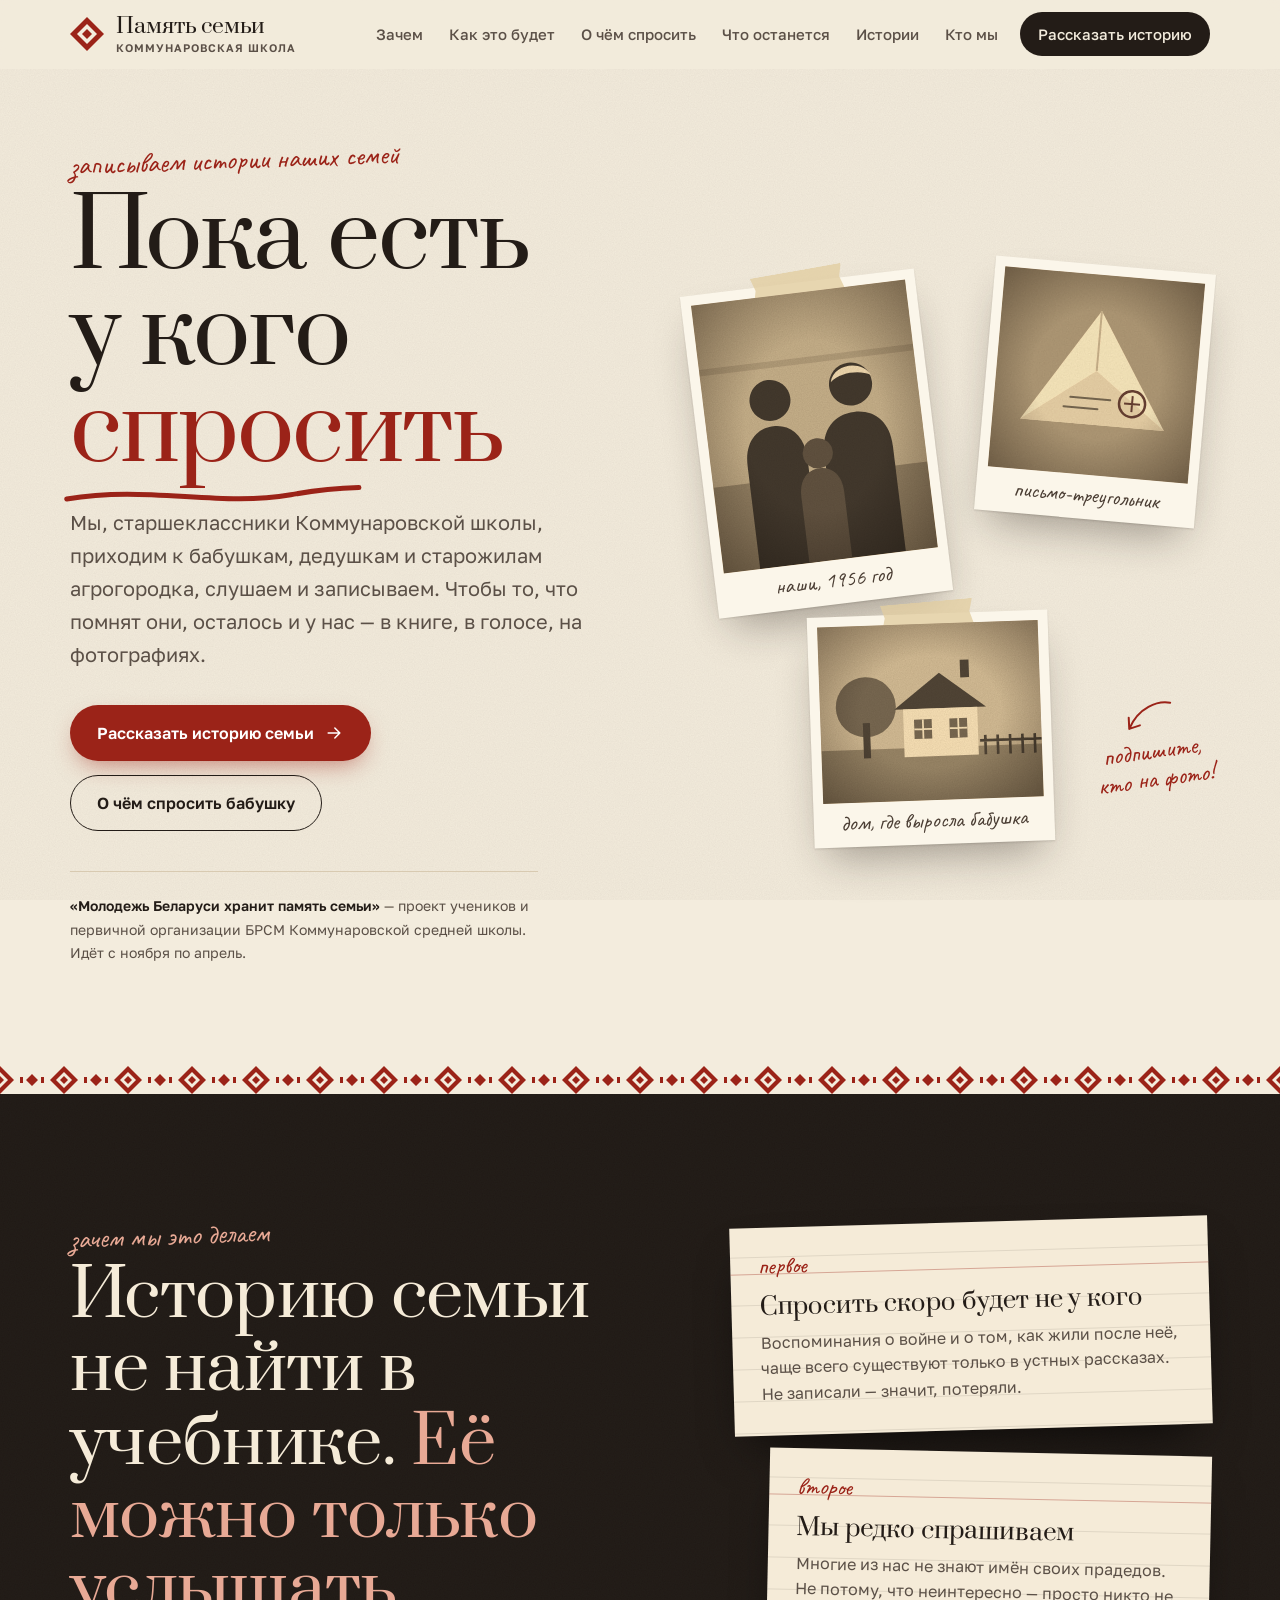
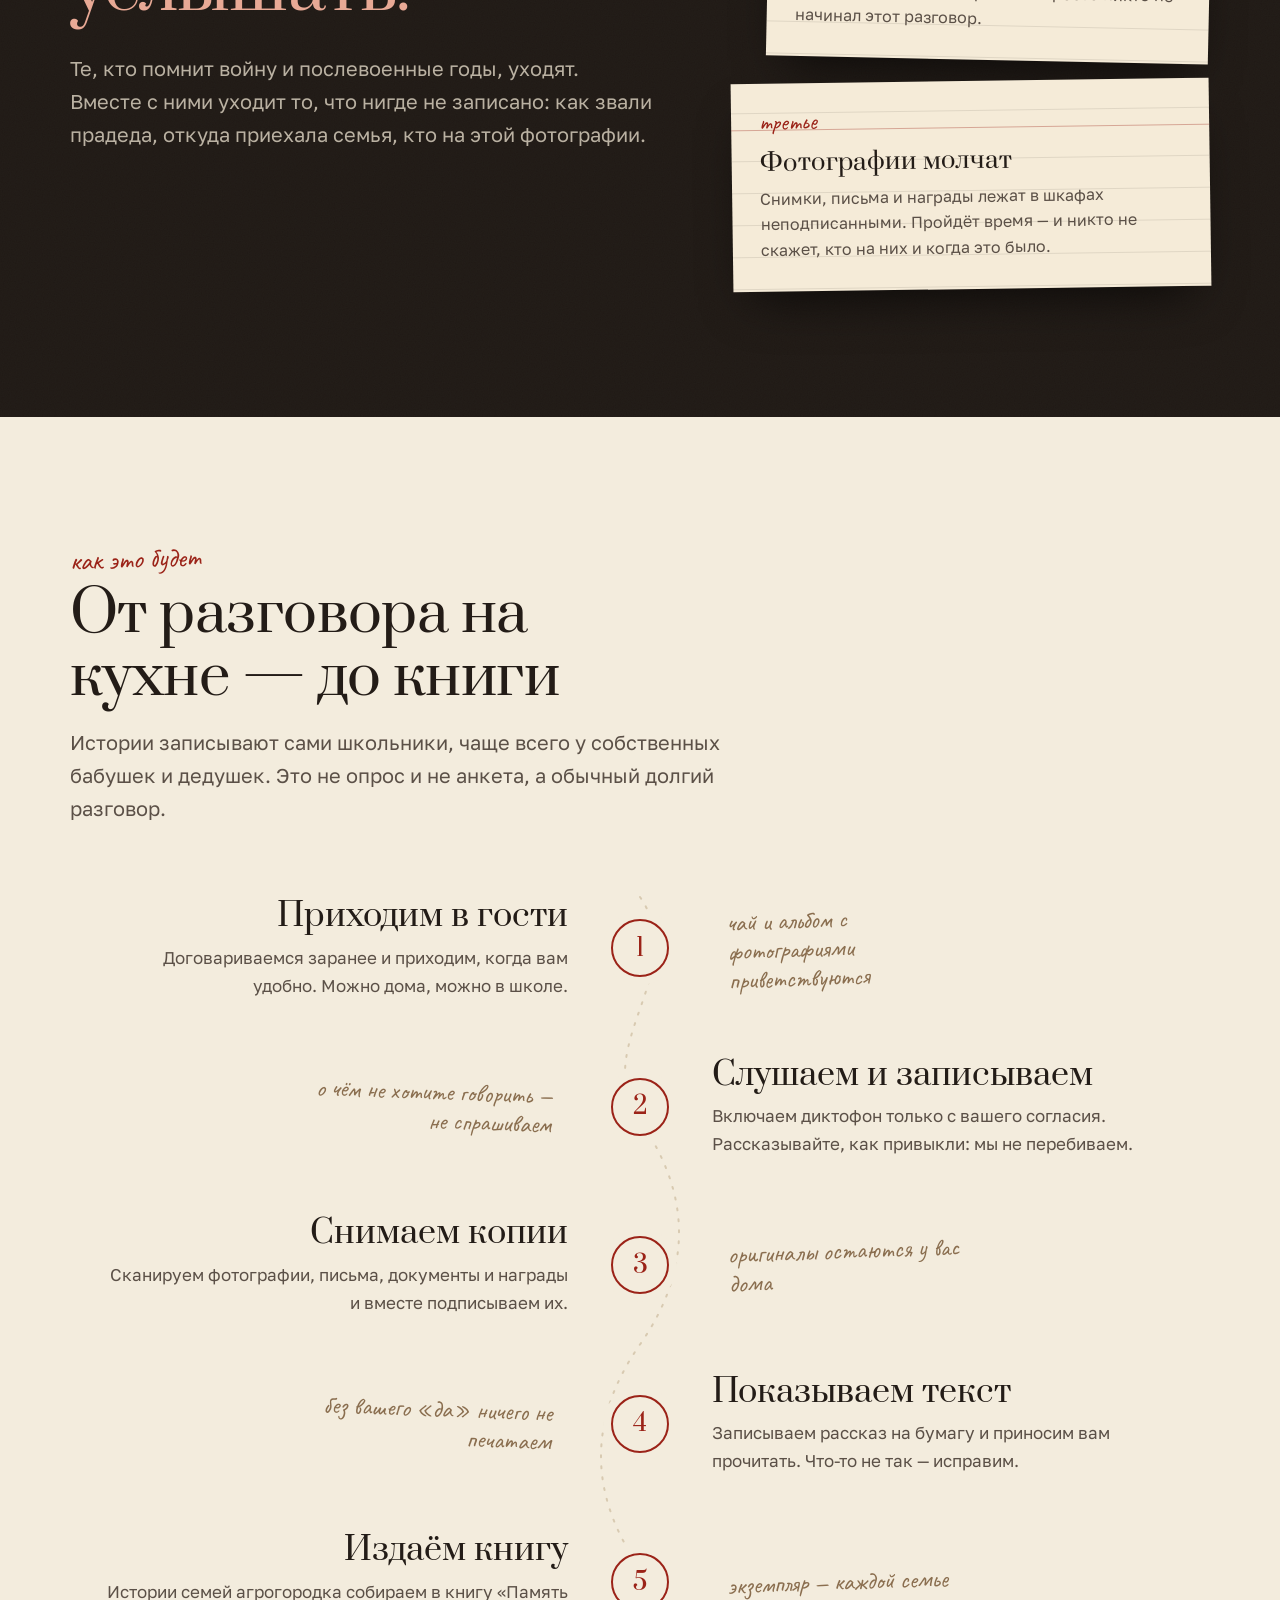
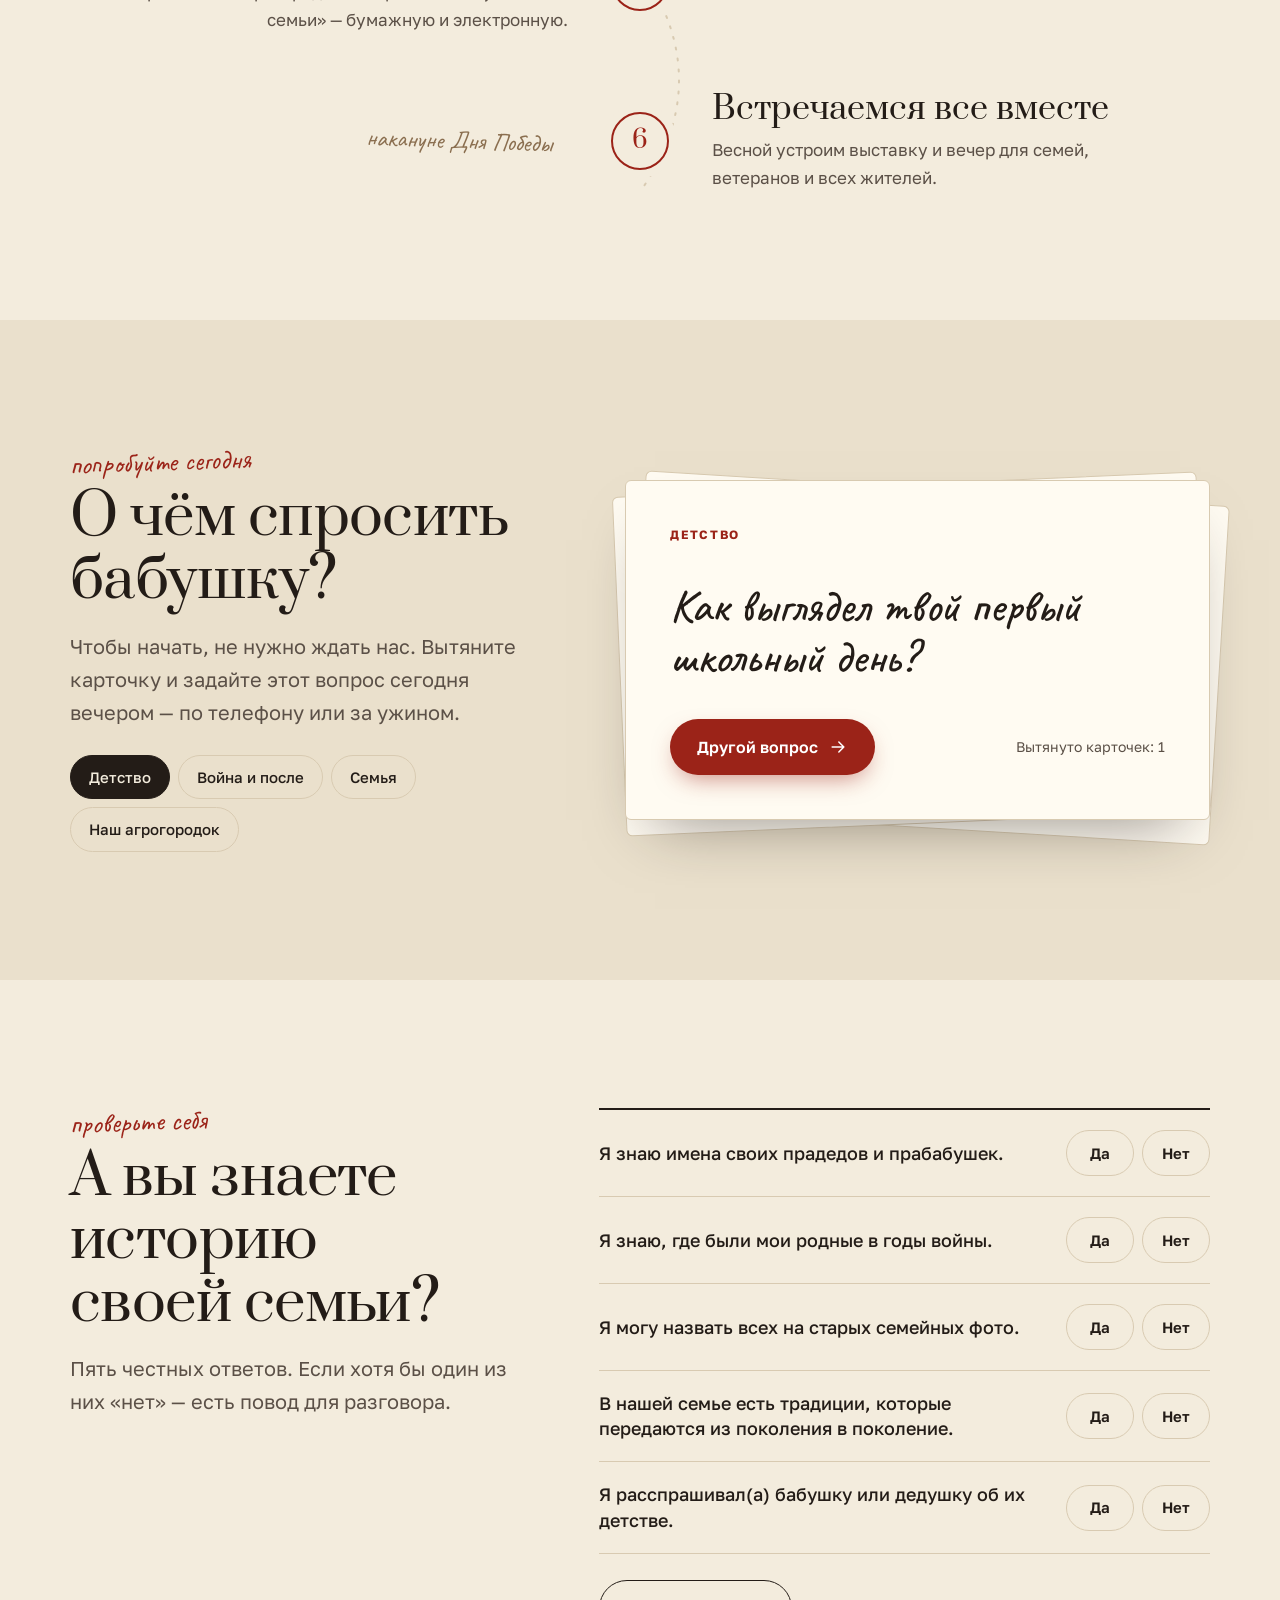
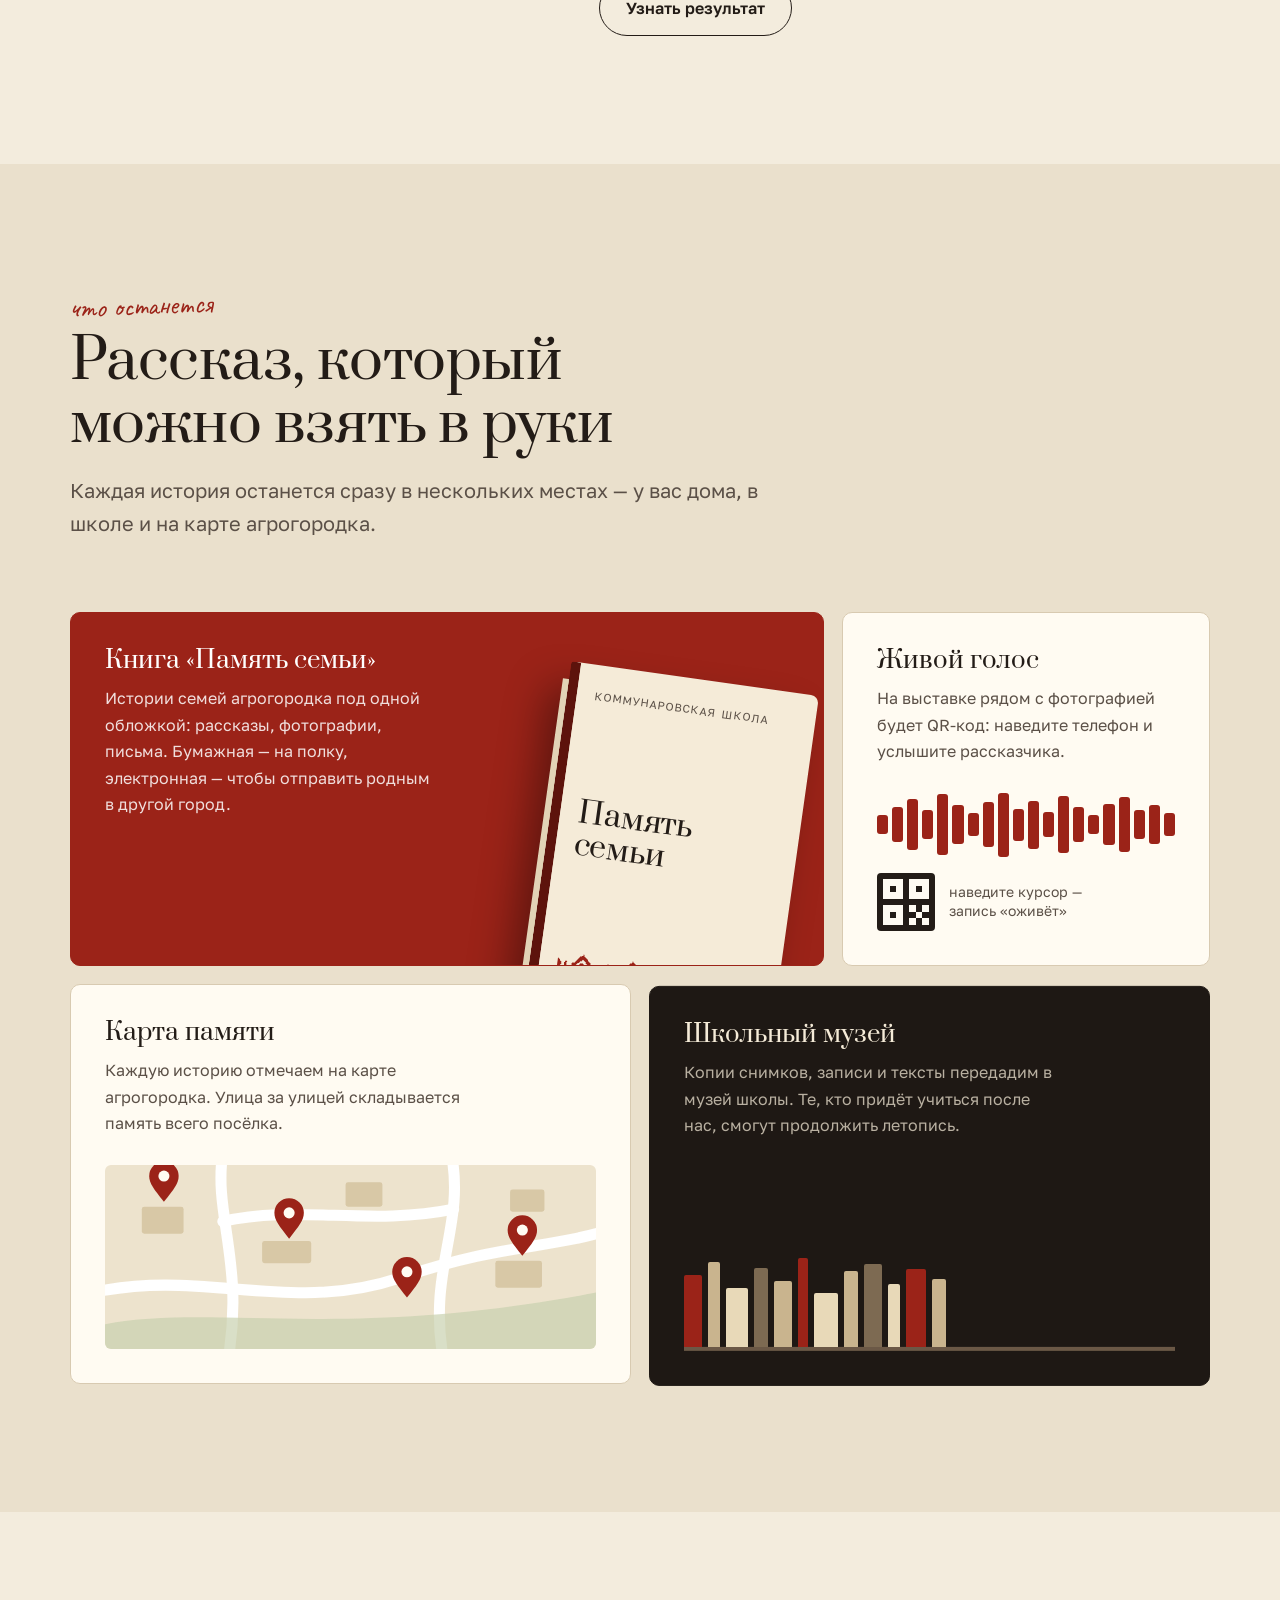
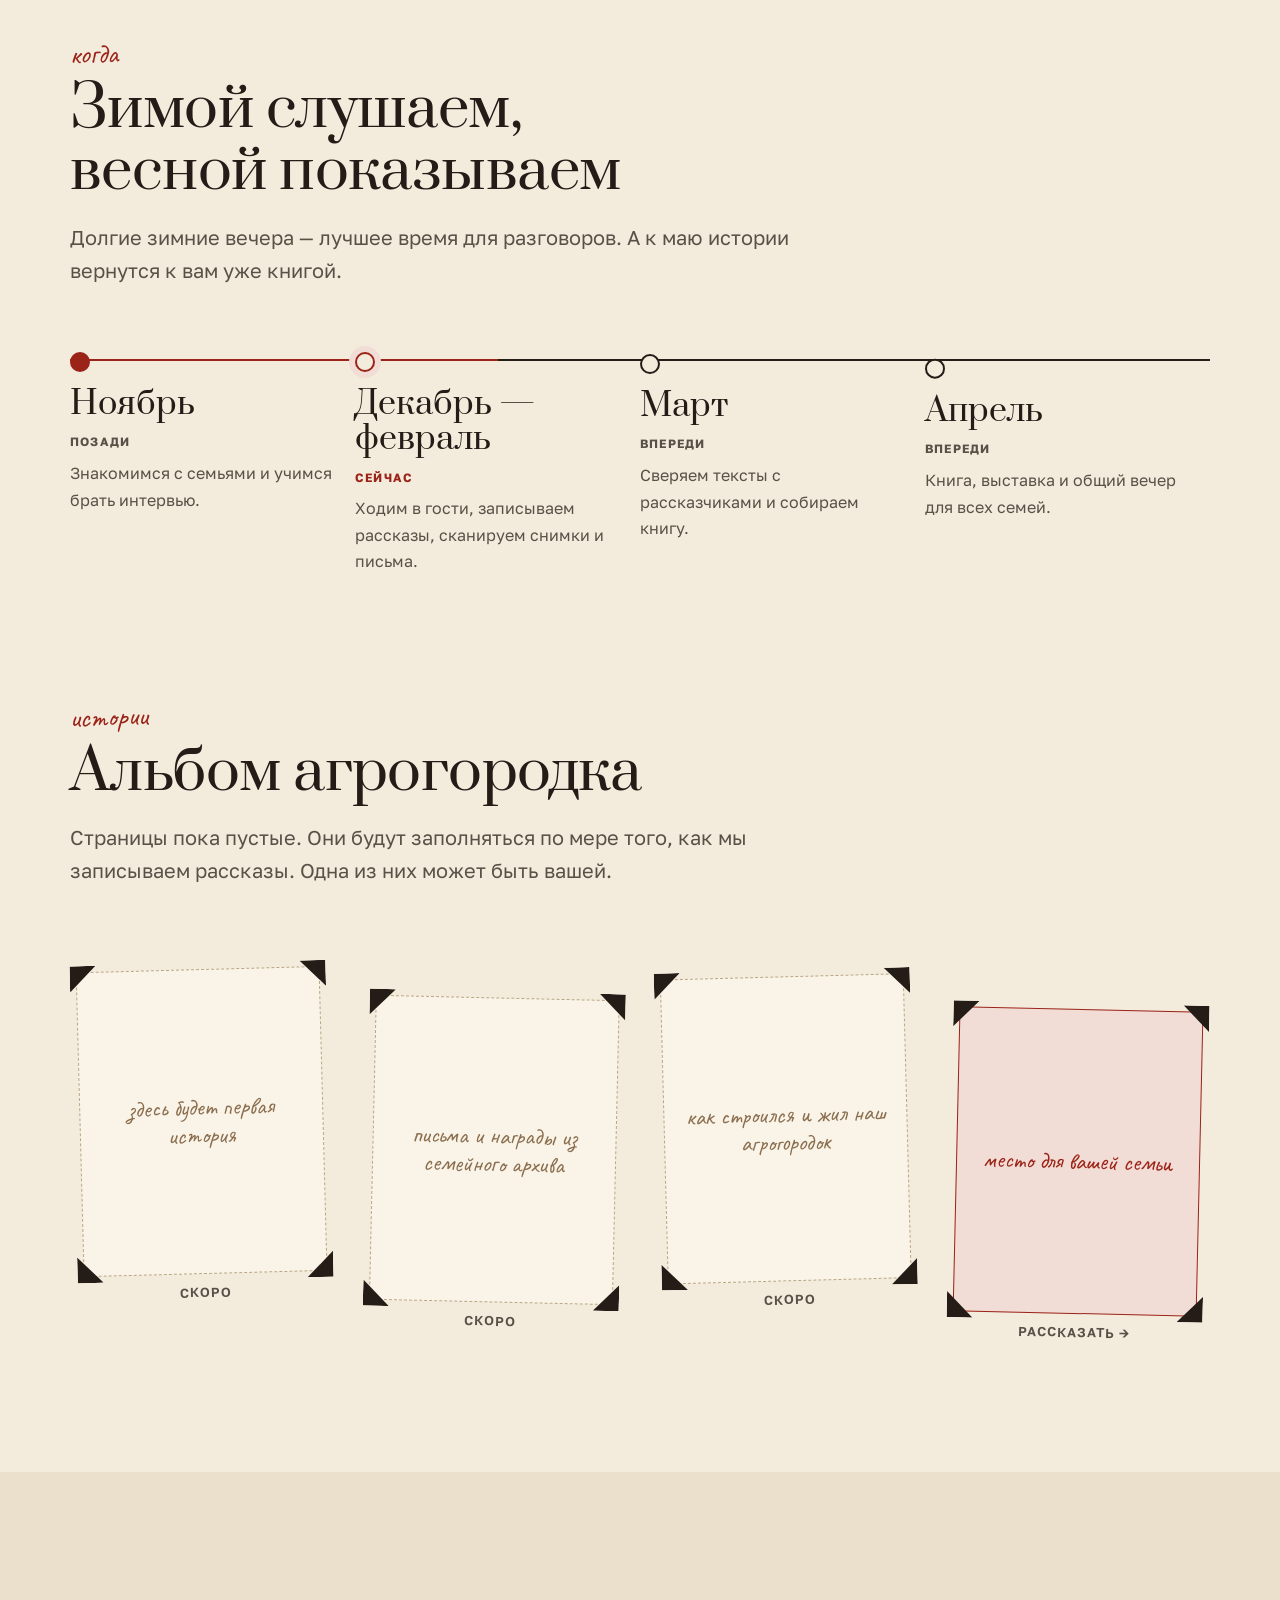
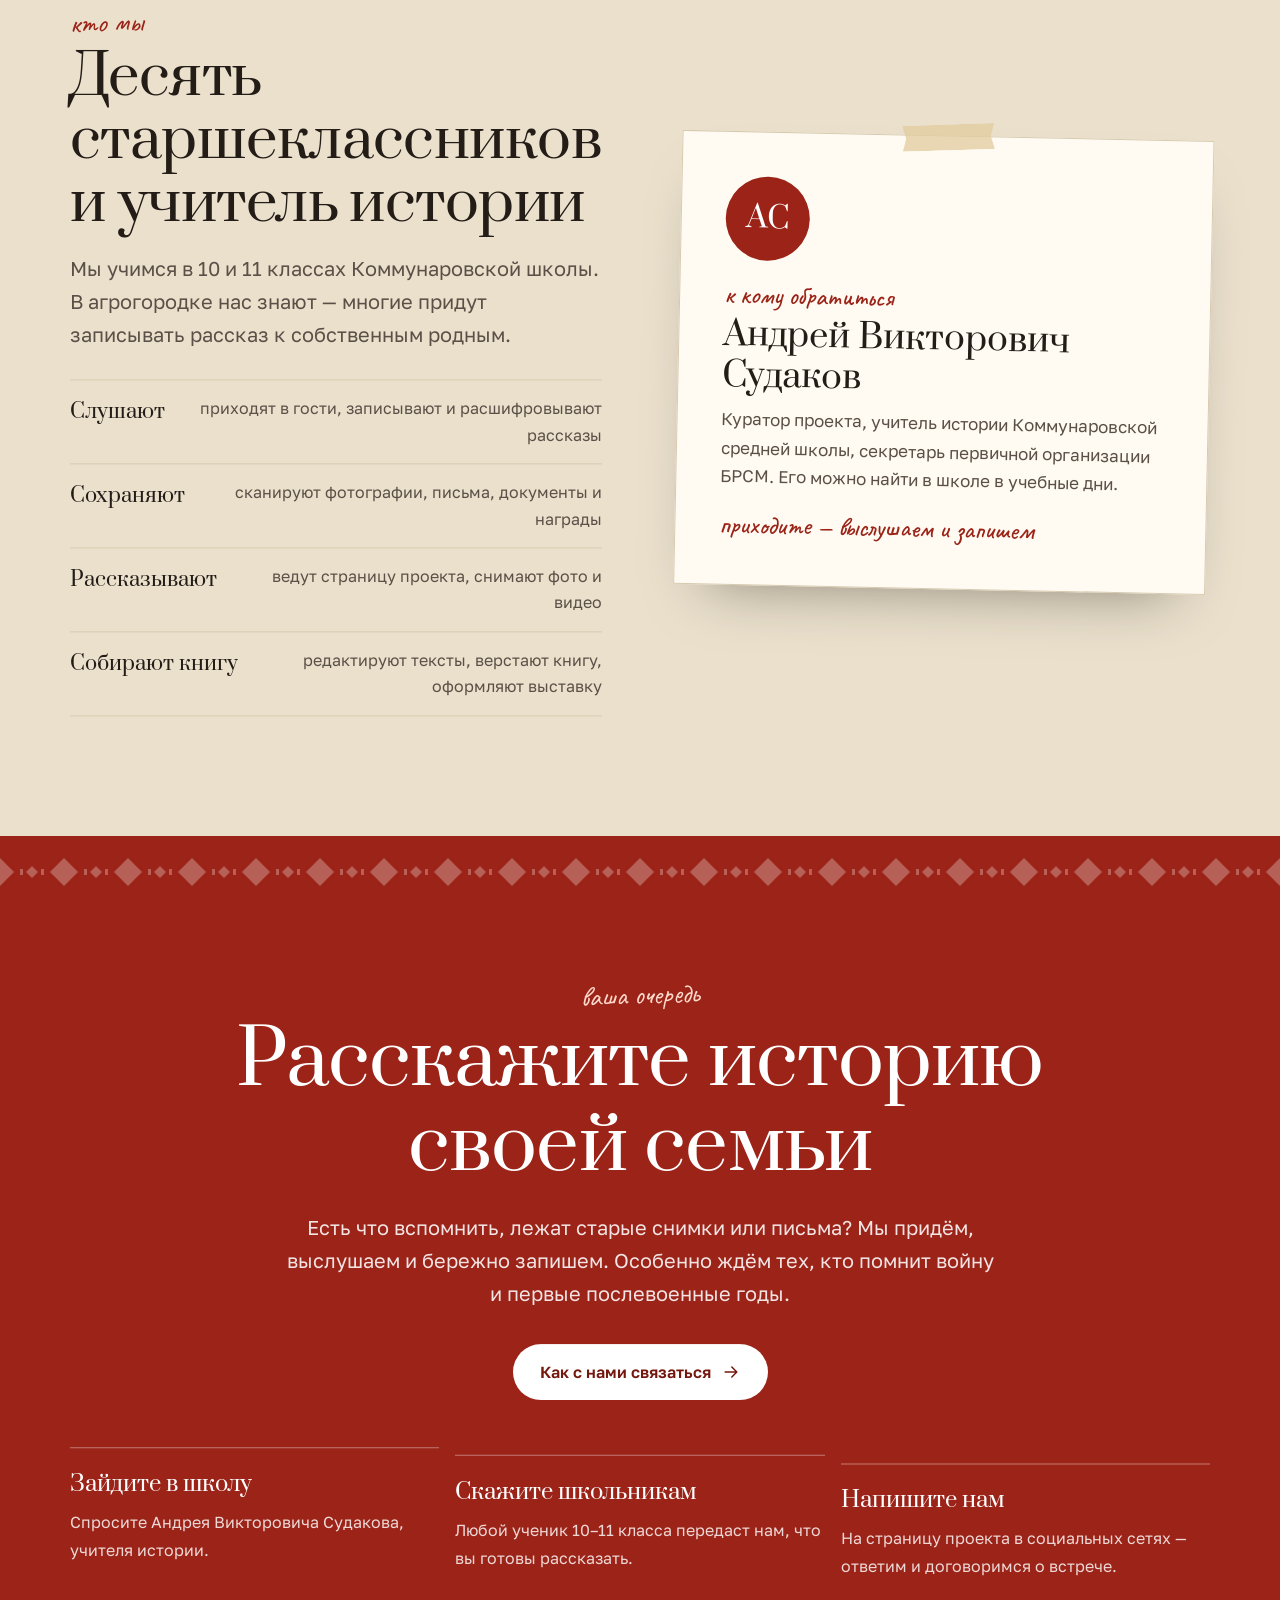
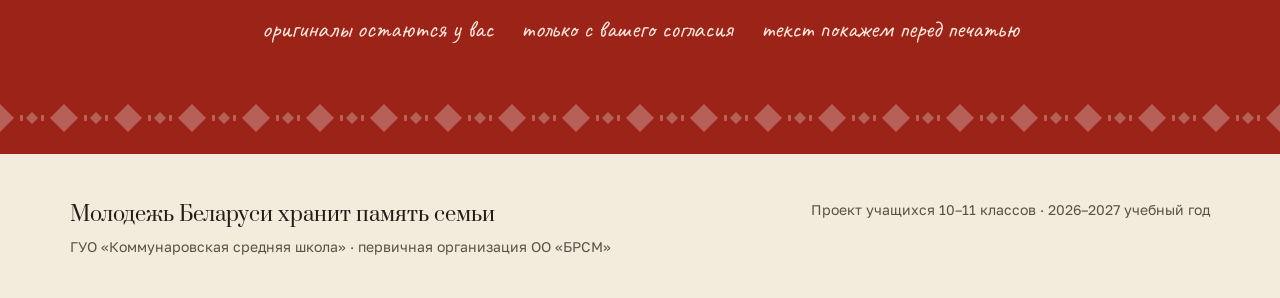
<file: pamyat-semi/index.html>
<!DOCTYPE html>
<html lang="ru">
<head>
<meta charset="UTF-8">
<meta name="viewport" content="width=device-width, initial-scale=1">
<title>Память семьи — пока есть у кого спросить</title>
<meta name="description" content="Ученики Коммунаровской средней школы записывают воспоминания бабушек, дедушек и старожилов агрогородка и собирают их в книгу «Память семьи».">
<meta name="theme-color" content="#F3ECDD">
<link rel="preconnect" href="https://fonts.googleapis.com">
<link rel="preconnect" href="https://fonts.gstatic.com" crossorigin>
<link href="https://fonts.googleapis.com/css2?family=Caveat:wght@500;700&family=Golos+Text:wght@400;500;600;700&family=Prata&display=swap" rel="stylesheet">
<style>
:root{
  --paper:#F3ECDD; --paper-2:#EAE0CC; --card:#FFFBF2; --ink:#231C17; --ink-2:#5B5047; --line:#D8CAB1;
  --red:#9B2318; --red-dark:#74170F; --red-soft:#F1DDD5; --sepia:#8A6E4F; --night:#1E1814; --cream:#F5EBD8;
  --serif:"Prata","Times New Roman",serif; --sans:"Golos Text",system-ui,-apple-system,"Segoe UI",sans-serif; --hand:"Caveat","Segoe Script",cursive;
  --ease:cubic-bezier(.22,1,.36,1);
  --grain:url("data:image/svg+xml,%3Csvg xmlns='http://www.w3.org/2000/svg' width='220' height='220'%3E%3Cfilter id='n'%3E%3CfeTurbulence type='fractalNoise' baseFrequency='.85' numOctaves='2' stitchTiles='stitch'/%3E%3CfeColorMatrix values='0 0 0 0 .2 0 0 0 0 .15 0 0 0 0 .1 0 0 0 .5 0'/%3E%3C/filter%3E%3Crect width='220' height='220' filter='url(%23n)' opacity='.33'/%3E%3C/svg%3E");
  --ornament:url("data:image/svg+xml,%3Csvg xmlns='http://www.w3.org/2000/svg' width='64' height='28' viewBox='0 0 64 28'%3E%3Cg fill='%239B2318'%3E%3Cpath d='M32 0l14 14-14 14-14-14z'/%3E%3Cpath d='M0 8l6 6-6 6zM64 8l-6 6 6 6z'/%3E%3Cpath d='M9 11h3v6H9zM52 11h3v6h-3z'/%3E%3C/g%3E%3Cg fill='%23F3ECDD'%3E%3Cpath d='M32 6l8 8-8 8-8-8z'/%3E%3C/g%3E%3Cg fill='%239B2318'%3E%3Cpath d='M32 10l4 4-4 4-4-4z'/%3E%3Cpath d='M30 1h4v3h-4zM30 24h4v3h-4z' opacity='0'/%3E%3C/g%3E%3C/svg%3E");
}
*{box-sizing:border-box;margin:0;padding:0}
html{scroll-behavior:smooth;scroll-padding-top:84px;-webkit-text-size-adjust:100%}
body{font-family:var(--sans);background:var(--paper);color:var(--ink);font-size:17px;line-height:1.65;-webkit-font-smoothing:antialiased;overflow-x:hidden}
body::before{content:"";position:fixed;inset:0;background:var(--grain);opacity:.5;pointer-events:none;z-index:1;mix-blend-mode:multiply}
img,svg{display:block;max-width:100%}
a{color:inherit}
button{font:inherit;color:inherit;cursor:pointer}
.wrap{width:min(1140px,100% - 40px);margin-inline:auto;position:relative;z-index:2}
h1,h2,h3{font-family:var(--serif);font-weight:400;line-height:1.12;text-wrap:balance}
h2{font-size:clamp(32px,4.6vw,56px);letter-spacing:-.01em}
h3{font-size:24px;line-height:1.2}
.hand{font-family:var(--hand);font-weight:500;font-size:26px;line-height:1.15;color:var(--red)}
.kicker{font-family:var(--hand);font-size:28px;color:var(--red);line-height:1;margin-bottom:10px;display:inline-block;rotate:-2deg}
.lead{font-size:clamp(18px,1.6vw,20px);color:var(--ink-2);max-width:60ch}
:focus-visible{outline:3px solid var(--red);outline-offset:3px;border-radius:6px}
.skip{position:absolute;left:-9999px;top:8px;background:var(--ink);color:#fff;padding:10px 16px;border-radius:8px;z-index:100}
.skip:focus{left:12px}
section{padding:clamp(72px,10vw,128px) 0;position:relative}

/* шапка */
header{position:sticky;top:0;z-index:50;background:rgba(243,236,221,.86);backdrop-filter:blur(12px) saturate(1.2);-webkit-backdrop-filter:blur(12px) saturate(1.2);border-bottom:1px solid transparent;transition:border-color .25s}
header.scrolled{border-bottom-color:var(--line)}
.nav{display:flex;align-items:center;justify-content:space-between;gap:18px;height:68px}
.logo{display:flex;align-items:center;gap:12px;text-decoration:none;font-family:var(--serif);font-size:21px;line-height:1}
.logo svg{width:34px;height:34px;flex:none}
.logo small{display:block;font-family:var(--sans);font-size:11px;letter-spacing:.09em;text-transform:uppercase;color:var(--ink-2);margin-top:5px;font-weight:600}
.menu{display:flex;align-items:center;gap:2px;list-style:none}
.menu a{display:block;text-decoration:none;font-size:15px;font-weight:500;color:var(--ink-2);padding:9px 12px;border-radius:999px;transition:color .2s,background .2s}
.menu a:hover{color:var(--red);background:var(--red-soft)}
.menu .go{background:var(--ink);color:var(--paper);margin-left:8px;padding:10px 18px}
.menu .go:hover{background:var(--red);color:#fff}
.burger{display:none;width:46px;height:46px;border-radius:12px;border:1px solid var(--line);background:transparent;place-items:center}
.burger span,.burger span::before,.burger span::after{display:block;width:20px;height:2px;background:var(--ink);border-radius:2px;position:relative;transition:transform .25s var(--ease),background .2s}
.burger span::before,.burger span::after{content:"";position:absolute;left:0}
.burger span::before{top:-6px}.burger span::after{top:6px}
.burger[aria-expanded=true] span{background:transparent}
.burger[aria-expanded=true] span::before{transform:translateY(6px) rotate(45deg)}
.burger[aria-expanded=true] span::after{transform:translateY(-6px) rotate(-45deg)}
@media (max-width:960px){
  .burger{display:grid}
  .menu{position:absolute;top:68px;left:0;right:0;flex-direction:column;align-items:stretch;background:var(--paper);border-bottom:1px solid var(--line);padding:10px 20px 20px;display:none}
  .menu.open{display:flex}
  .menu a{padding:13px 12px;font-size:17px}
  .menu .go{margin:8px 0 0;text-align:center}
}

/* кнопки */
.btn{display:inline-flex;align-items:center;justify-content:center;gap:10px;min-height:52px;padding:14px 26px;border-radius:999px;border:1.5px solid transparent;font-weight:600;font-size:16px;text-decoration:none;cursor:pointer;transition:transform .2s var(--ease),background .2s,color .2s,box-shadow .2s}
.btn:hover{transform:translateY(-2px)}
.btn:active{transform:scale(.96)}
.btn svg{width:20px;height:20px;stroke:currentColor;fill:none;stroke-width:1.8;stroke-linecap:round;stroke-linejoin:round;transition:transform .25s var(--ease)}
.btn:hover svg{transform:translateX(4px)}
.btn-red{background:var(--red);color:#fff;box-shadow:0 10px 24px -8px rgba(155,35,24,.55)}
.btn-red:hover{background:var(--red-dark)}
.btn-line{border-color:var(--ink);background:transparent}
.btn-line:hover{background:var(--ink);color:var(--paper)}

/* «фотографии» */
.photo{background:#FBF6EA;padding:10px 10px 12px;box-shadow:0 1px 2px rgba(35,28,23,.15),0 22px 44px -14px rgba(35,28,23,.4);position:relative}
.photo .ph{aspect-ratio:var(--ar,4/5);overflow:hidden;background:#b9a180;position:relative}
.photo .ph svg,.photo .ph img{width:100%;height:100%;object-fit:cover;filter:sepia(.55) contrast(.95)}
.photo .ph::after{content:"";position:absolute;inset:0;background:radial-gradient(ellipse at center,transparent 45%,rgba(40,26,14,.42)),var(--grain);mix-blend-mode:multiply;pointer-events:none}
.photo figcaption{font-family:var(--hand);font-size:22px;line-height:1.1;color:#4a3d33;text-align:center;padding-top:8px}
.tape{position:absolute;width:92px;height:26px;background:rgba(226,205,160,.78);top:-12px;left:50%;translate:-50% 0;rotate:-3deg;box-shadow:0 1px 2px rgba(0,0,0,.12);clip-path:polygon(0 0,4% 50%,0 100%,100% 100%,96% 50%,100% 0)}

/* первый экран */
.hero{padding:clamp(40px,6vw,84px) 0 clamp(64px,8vw,104px);overflow:clip}
.hero-grid{display:grid;grid-template-columns:minmax(0,1.05fr) minmax(0,.95fr);gap:clamp(28px,5vw,72px);align-items:center}
.hero h1{font-size:clamp(44px,7.4vw,98px);letter-spacing:-.02em;line-height:1.02;margin:6px 0 26px}
.hero h1 em{font-style:normal;color:var(--red);position:relative;white-space:nowrap}
.hero h1 em svg{position:absolute;left:-2%;bottom:-.16em;width:104%;height:.3em;overflow:visible}
.hero h1 em path{fill:none;stroke:var(--red);stroke-width:5;stroke-linecap:round;vector-effect:non-scaling-stroke}
.js-motion .hero h1 em path{stroke-dasharray:1;stroke-dashoffset:1}
.js-motion .hero h1 em path.draw{animation:draw .9s var(--ease) .8s forwards}
@keyframes draw{to{stroke-dashoffset:0}}
.hero .lead{margin-bottom:34px}
.actions{display:flex;flex-wrap:wrap;gap:14px}
.proj{margin-top:40px;padding-top:22px;border-top:1px solid var(--line);font-size:14px;color:var(--ink-2);max-width:52ch}
.proj b{color:var(--ink);font-weight:600}
.album{position:relative;height:clamp(420px,46vw,580px)}
.float{position:absolute}
.f1{width:46%;left:0;top:3%;rotate:-7deg;z-index:2}
.f2{width:43%;right:1%;top:0;rotate:5deg;z-index:1}
.f3{width:47%;left:22%;bottom:0;rotate:-2deg;z-index:3}
.f2 .photo{--ar:1/1}.f3 .photo{--ar:5/4}
.note{position:absolute;right:0;bottom:9%;z-index:4;font-family:var(--hand);font-size:25px;line-height:1.1;color:var(--red);rotate:-8deg;text-align:center;max-width:150px}
.note svg{width:56px;height:36px;margin:0 auto 2px;stroke:var(--red);fill:none;stroke-width:2;stroke-linecap:round;stroke-linejoin:round}
.photo{transition:transform .35s var(--ease),box-shadow .35s}
.float:hover{z-index:5}
.float:hover .photo{transform:scale(1.04) rotate(1.2deg)}
@media (max-width:900px){.hero-grid{grid-template-columns:1fr}.album{max-width:520px;width:100%;margin-inline:auto;height:clamp(380px,96vw,520px)}}

.band{height:28px;background:var(--ornament) repeat-x center/64px 28px;position:relative;z-index:2}

/* зачем */
.why{background:var(--night);color:var(--cream)}
.why::before{content:"";position:absolute;inset:0;background:var(--grain);opacity:.35;mix-blend-mode:screen}
.why .kicker{color:#E8A995}
.why-grid{display:grid;grid-template-columns:minmax(0,1.1fr) minmax(0,.9fr);gap:clamp(32px,6vw,88px);align-items:start}
.why h2{font-size:clamp(34px,5.2vw,68px);line-height:1.1}
.why h2 span{color:#E8A995}
.why .lead{color:rgba(245,235,216,.72);margin-top:26px}
.sticky{position:sticky;top:110px}
.cards{display:grid;gap:22px}
.idx{background:var(--cream);color:var(--ink);padding:26px 28px 28px;position:relative;box-shadow:0 24px 50px -20px rgba(0,0,0,.7);background-image:linear-gradient(transparent 0 46px,rgba(155,35,24,.35) 46px 47px,transparent 47px),repeating-linear-gradient(transparent 0 31px,rgba(35,28,23,.1) 31px 32px);background-position:0 0,0 46px}
.idx:nth-child(1){rotate:-1.6deg}.idx:nth-child(2){rotate:1.2deg;margin-left:clamp(0px,3vw,36px)}.idx:nth-child(3){rotate:-.8deg}
.idx small{font-family:var(--hand);font-size:24px;color:var(--red);display:block;line-height:1;margin-bottom:16px}
.idx h3{margin-bottom:8px}
.idx p{color:var(--ink-2);font-size:16px;line-height:1.6}
@media (max-width:900px){.why-grid{grid-template-columns:1fr}.sticky{position:static}}

/* как это будет */
.head{max-width:760px;margin-bottom:clamp(40px,6vw,72px)}
.head .lead{margin-top:18px}
.path{position:relative}
.thread{position:absolute;left:50%;top:0;bottom:0;width:120px;translate:-50% 0;height:100%;overflow:visible}
.thread path{fill:none;stroke-linecap:round;vector-effect:non-scaling-stroke}
.thread .bg{stroke:var(--line);stroke-width:2;stroke-dasharray:2 9}
.thread .fg{stroke:var(--red);stroke-width:3}
.stops{list-style:none;display:grid;gap:clamp(28px,5vw,56px);position:relative}
.stop{display:grid;grid-template-columns:1fr 120px 1fr;align-items:center}
.stop .txt{grid-column:1;text-align:right;padding-right:12px}
.stop:nth-child(even) .txt{grid-column:3;text-align:left;padding:0 0 0 12px}
.stop .dot{grid-column:2;grid-row:1;justify-self:center;width:58px;height:58px;border-radius:50%;background:var(--paper);border:2px solid var(--red);display:grid;place-items:center;font-family:var(--serif);font-size:24px;color:var(--red);box-shadow:0 0 0 8px var(--paper)}
.stop h3{font-size:clamp(24px,2.6vw,32px);margin-bottom:8px}
.stop p{color:var(--ink-2);max-width:42ch;display:inline-block}
.stop .aside{grid-column:3;grid-row:1;font-family:var(--hand);font-size:25px;line-height:1.15;color:var(--sepia);padding-left:28px;rotate:-2deg;max-width:280px}
.stop:nth-child(even) .aside{grid-column:1;text-align:right;padding:0 28px 0 0;justify-self:end;rotate:2deg}
@media (max-width:820px){
  .thread{left:29px;width:58px}
  .stop,.stop:nth-child(even){grid-template-columns:58px 1fr;column-gap:20px;align-items:start}
  .stop .dot{grid-column:1}
  .stop .txt,.stop:nth-child(even) .txt{grid-column:2;grid-row:1;text-align:left;padding:8px 0 0}
  .stop .aside,.stop:nth-child(even) .aside{grid-column:2;grid-row:2;text-align:left;padding:8px 0 0;justify-self:start;rotate:-1deg}
}

/* о чём спросить */
.ask{background:var(--paper-2)}
.ask-grid{display:grid;grid-template-columns:minmax(0,.9fr) minmax(0,1.1fr);gap:clamp(32px,6vw,80px);align-items:center}
.tabs{display:flex;flex-wrap:wrap;gap:8px;margin:26px 0 0}
.tab{min-height:44px;padding:9px 18px;border-radius:999px;border:1.5px solid var(--line);background:transparent;font-weight:500;font-size:15px;transition:background .2s,border-color .2s,color .2s,transform .15s}
.tab:hover{border-color:var(--ink)}
.tab:active{transform:scale(.95)}
.tab[aria-pressed=true]{background:var(--ink);border-color:var(--ink);color:var(--paper)}
.deck{position:relative;min-height:340px}
.deck::before,.deck::after{content:"";position:absolute;inset:0;background:var(--card);border:1px solid var(--line);border-radius:6px}
.deck::before{rotate:3.5deg;translate:10px 8px}.deck::after{rotate:-2.5deg;translate:-6px 4px}
.qcard{position:relative;z-index:1;background:var(--card);border:1px solid var(--line);border-radius:6px;min-height:340px;padding:clamp(26px,4vw,44px);display:flex;flex-direction:column;box-shadow:0 30px 60px -30px rgba(35,28,23,.5)}
.qcard .cat{font-size:12px;font-weight:700;letter-spacing:.14em;text-transform:uppercase;color:var(--red)}
.qcard .qt{font-family:var(--hand);font-weight:500;font-size:clamp(32px,4.2vw,46px);line-height:1.1;margin:auto 0;padding:22px 0}
.qcard .row{display:flex;flex-wrap:wrap;align-items:center;justify-content:space-between;gap:14px}
.qcard .cnt{font-size:14px;color:var(--ink-2)}
@media (max-width:900px){.ask-grid{grid-template-columns:1fr}}

/* проверь себя */
.quiz-grid{display:grid;grid-template-columns:minmax(0,.85fr) minmax(0,1.15fr);gap:clamp(32px,6vw,80px);align-items:start}
.quiz{border-top:2px solid var(--ink)}
.q{display:flex;justify-content:space-between;align-items:center;gap:18px;padding:20px 0;border-bottom:1px solid var(--line)}
.q p{font-size:18px;font-weight:500;line-height:1.4}
.yn{display:flex;gap:8px;flex:none}
.yn button{min-width:68px;min-height:46px;border-radius:999px;border:1.5px solid var(--line);background:transparent;font-weight:600;font-size:15px;transition:background .2s,border-color .2s,color .2s,transform .15s}
.yn button:hover{border-color:var(--ink)}
.yn button:active{transform:scale(.94)}
.yn button[aria-pressed=true]{background:var(--ink);border-color:var(--ink);color:var(--paper)}
.yn button.n[aria-pressed=true]{background:var(--red);border-color:var(--red);color:#fff}
.quiz-foot{display:flex;flex-wrap:wrap;align-items:center;gap:16px;margin-top:26px}
.err{color:var(--red-dark);font-weight:600;font-size:15px;min-height:22px}
.result{display:none;margin-top:24px;padding:26px 28px;background:var(--card);border:1px solid var(--line);border-left:4px solid var(--red)}
.result.show{display:block}
.result h3{margin-bottom:8px}
.result p{color:var(--ink-2)}
@media (max-width:900px){.quiz-grid{grid-template-columns:1fr}}
@media (max-width:560px){.q{flex-direction:column;align-items:flex-start}}

/* что останется */
.keep{background:var(--paper-2)}
.bento{display:grid;grid-template-columns:repeat(6,1fr);gap:18px}
.cell{background:var(--card);border:1px solid var(--line);border-radius:10px;padding:clamp(22px,3vw,34px);overflow:hidden;position:relative;display:flex;flex-direction:column;gap:10px;min-height:300px;transition:transform .35s var(--ease),box-shadow .35s}
.cell:hover{transform:translateY(-5px);box-shadow:0 30px 50px -30px rgba(35,28,23,.45)}
.cell p{color:var(--ink-2);font-size:16px;max-width:38ch}
.cell .art{margin-top:auto;padding-top:18px}
.c-book{grid-column:span 4;background:var(--red);color:#fff;border-color:var(--red)}
.c-book p{color:rgba(255,255,255,.85)}
.c-voice{grid-column:span 2}
.c-map{grid-column:span 3}
.c-museum{grid-column:span 3;background:var(--night);color:var(--cream);border-color:var(--night)}
.c-museum p{color:rgba(245,235,216,.72)}
.book{position:absolute;right:clamp(-30px,2vw,36px);bottom:-46px;width:min(250px,44%);aspect-ratio:3/4;background:var(--cream);color:var(--ink);rotate:8deg;border-radius:3px 8px 8px 3px;box-shadow:-10px 14px 0 -4px #e2d3b6,-18px 26px 40px rgba(0,0,0,.4);padding:22px 18px;display:flex;flex-direction:column;justify-content:space-between;border-left:10px solid #5d130c;transition:rotate .5s var(--ease),translate .5s var(--ease)}
.c-book:hover .book{rotate:3deg;translate:0 -14px}
.book b{font-family:var(--serif);font-weight:400;font-size:clamp(20px,2.4vw,30px);line-height:1.1}
.book i{display:block;height:22px;background:var(--ornament) repeat-x left/50px 22px}
.book small{font-size:11px;letter-spacing:.1em;text-transform:uppercase;color:var(--ink-2)}
.c-book>h3,.c-book>p{max-width:min(48%,34ch);position:relative}
.wave{display:flex;align-items:center;gap:4px;height:64px}
.wave i{flex:1;background:var(--red);border-radius:3px;height:calc(var(--h)*1%);transform-origin:center;animation:wave 1.6s ease-in-out infinite;animation-delay:calc(var(--i)*-.11s);animation-play-state:paused}
.cell:hover .wave i,.cell:focus-within .wave i{animation-play-state:running}
@keyframes wave{50%{transform:scaleY(.35)}}
.qrrow{display:flex;align-items:center;gap:14px;margin-top:16px;font-size:14px;color:var(--ink-2);line-height:1.35}
.qr{width:58px;height:58px;flex:none;background:var(--ink);--d:conic-gradient(var(--card) 0 0);mask:none;border-radius:4px;padding:6px}
.qr svg{width:100%;height:100%}
.mapsvg{width:100%;height:auto;border-radius:6px;background:#EDE3CD}
.pin{transform-box:fill-box;transform-origin:50% 100%;animation:pin 2.6s var(--ease) infinite;animation-delay:calc(var(--i)*.35s)}
@keyframes pin{0%,60%,100%{transform:translateY(0)}30%{transform:translateY(-7px)}}
.shelf{display:flex;align-items:flex-end;gap:6px;height:96px;border-bottom:4px solid #6b5846}
.shelf i{width:calc(var(--w)*1px);height:calc(var(--h)*1%);background:var(--c,#C9B48E);border-radius:2px 2px 0 0;transition:transform .35s var(--ease)}
.cell:hover .shelf i:nth-child(3n){transform:translateY(-8px)}
@media (max-width:900px){.bento{grid-template-columns:1fr}.cell{grid-column:auto!important}.c-book>h3,.c-book>p{max-width:100%}.c-book{padding-bottom:230px}.book{right:24px;width:170px}}

/* когда */
.seasons{list-style:none;display:grid;grid-template-columns:repeat(4,1fr);gap:0;border-top:2px solid var(--ink);position:relative}
.seasons::before{content:"";position:absolute;top:-2px;left:0;height:2px;width:var(--progress,0%);background:var(--red);transition:width 1.2s var(--ease)}
.season{padding:26px 22px 0 0;position:relative}
.season::before{content:"";position:absolute;top:-9px;left:0;width:16px;height:16px;border-radius:50%;background:var(--paper);border:2px solid var(--ink)}
.season.done::before{background:var(--red);border-color:var(--red)}
.season.now::before{border-color:var(--red);box-shadow:0 0 0 6px var(--red-soft)}
.season .when{font-family:var(--serif);font-size:clamp(24px,2.6vw,32px);line-height:1.1}
.season .state{display:inline-block;font-size:12px;font-weight:700;letter-spacing:.1em;text-transform:uppercase;color:var(--ink-2);margin:10px 0 8px}
.season.now .state{color:var(--red)}
.season p{color:var(--ink-2);font-size:16px;max-width:28ch}
@media (max-width:820px){.seasons{grid-template-columns:1fr;border-top:0;border-left:2px solid var(--ink);padding-left:0}.seasons::before{display:none}.season{padding:0 0 30px 28px}.season::before{top:6px;left:-9px}}

/* истории */
.spread{display:grid;grid-template-columns:repeat(4,1fr);gap:clamp(14px,2.4vw,28px);align-items:start}
.slot{position:relative;padding:10px;text-align:center;transition:transform .35s var(--ease)}
.slot:nth-child(odd){rotate:-1.5deg}.slot:nth-child(even){rotate:1.3deg;margin-top:26px}
.slot:hover{transform:translateY(-6px) rotate(.6deg)}
.slot .hole{aspect-ratio:4/5;border:1.5px dashed #B9A683;display:grid;place-items:center;padding:16px;font-family:var(--hand);font-size:24px;line-height:1.15;color:var(--sepia);background:rgba(255,251,242,.5)}
.slot::before,.slot::after,.slot .hole::before,.slot .hole::after{content:"";position:absolute;width:26px;height:26px;background:var(--ink);z-index:1}
.slot::before{top:4px;left:4px;clip-path:polygon(0 0,100% 0,0 100%)}
.slot::after{top:4px;right:4px;clip-path:polygon(0 0,100% 0,100% 100%)}
.slot .hole::before{bottom:38px;left:4px;clip-path:polygon(0 0,0 100%,100% 100%)}
.slot .hole::after{bottom:38px;right:4px;clip-path:polygon(100% 0,0 100%,100% 100%)}
.slot span{display:block;height:34px;padding-top:8px;font-size:13px;letter-spacing:.08em;text-transform:uppercase;color:var(--ink-2);font-weight:600}
.slot.yours .hole{border-style:solid;border-color:var(--red);color:var(--red);background:var(--red-soft)}
.slot.yours a{position:absolute;inset:0;z-index:2}
@media (max-width:820px){.spread{grid-template-columns:1fr 1fr}}

/* команда */
.team{background:var(--paper-2)}
.team-grid{display:grid;grid-template-columns:minmax(0,1fr) minmax(0,1fr);gap:clamp(32px,6vw,80px);align-items:center}
.roles{list-style:none;margin-top:28px;border-top:1px solid var(--line)}
.roles li{display:flex;justify-content:space-between;gap:20px;padding:15px 0;border-bottom:1px solid var(--line);font-size:16px}
.roles b{font-family:var(--serif);font-weight:400;font-size:20px;white-space:nowrap}
.roles span{color:var(--ink-2);text-align:right}
.curator{background:var(--card);border:1px solid var(--line);padding:clamp(26px,4vw,44px);position:relative;rotate:1.2deg;box-shadow:0 30px 60px -34px rgba(35,28,23,.5)}
.curator .av{width:84px;height:84px;border-radius:50%;background:var(--red);color:#fff;display:grid;place-items:center;font-family:var(--serif);font-size:30px;margin-bottom:20px}
.curator h3{font-size:clamp(26px,3vw,34px);margin:4px 0 10px}
.curator p{color:var(--ink-2)}
.curator .hand{display:block;margin-top:20px}
@media (max-width:900px){.team-grid{grid-template-columns:1fr}.roles li{flex-direction:column;gap:2px}.roles span{text-align:left}}

/* участвовать */
.join{background:var(--red);color:#fff;text-align:center;overflow:hidden}
.join::before,.join::after{content:"";position:absolute;left:0;right:0;height:28px;background:var(--ornament) repeat-x center/64px 28px;filter:brightness(0) invert(1);opacity:.28}
.join::before{top:22px}.join::after{bottom:22px}
.join .kicker{color:#FFD9CC}
.join h2{font-size:clamp(36px,6vw,76px);max-width:16ch;margin-inline:auto}
.join .lead{color:rgba(255,255,255,.88);margin:22px auto 34px}
.join .btn{background:#fff;color:var(--red-dark)}
.join .btn:hover{background:var(--cream)}
.ways{list-style:none;display:grid;grid-template-columns:repeat(3,1fr);gap:16px;margin-top:54px;text-align:left}
.ways li{border-top:1px solid rgba(255,255,255,.4);padding-top:18px}
.ways b{font-family:var(--serif);font-weight:400;font-size:22px;display:block;margin-bottom:6px}
.ways span{color:rgba(255,255,255,.82);font-size:16px}
.promise{display:flex;flex-wrap:wrap;justify-content:center;gap:10px 28px;margin-top:44px;font-family:var(--hand);font-size:25px;line-height:1.1;color:#FFE6DC}
@media (max-width:820px){.ways{grid-template-columns:1fr}}

footer{padding:44px 0 40px;font-size:14px;color:var(--ink-2);position:relative;z-index:2}
.foot{display:flex;flex-wrap:wrap;justify-content:space-between;gap:16px 40px}
.foot b{font-family:var(--serif);font-weight:400;font-size:20px;color:var(--ink);display:block;margin-bottom:4px}

/* движение: скрываем элементы только когда библиотека загрузилась */
.js-motion [data-reveal],.js-motion [data-stagger]>*,.js-motion [data-hero]{opacity:0}
@media (prefers-reduced-motion:reduce){
  html{scroll-behavior:auto}
  *,*::before,*::after{transition:none!important;animation:none!important}
}
</style>
</head>
<body>
<a class="skip" href="#main">Перейти к содержанию</a>

<header id="top">
  <div class="wrap nav">
    <a class="logo" href="#top" aria-label="Память семьи — в начало страницы">
      <svg viewBox="0 0 34 34" aria-hidden="true"><path fill="#9B2318" d="M17 0l17 17-17 17L0 17z"/><path fill="#F3ECDD" d="M17 7l10 10-10 10L7 17z"/><path fill="#9B2318" d="M17 12l5 5-5 5-5-5z"/></svg>
      <span>Память семьи<small>Коммунаровская школа</small></span>
    </a>
    <button class="burger" aria-label="Открыть меню" aria-expanded="false" aria-controls="menu"><span></span></button>
    <ul class="menu" id="menu">
      <li><a href="#why">Зачем</a></li>
      <li><a href="#how">Как это будет</a></li>
      <li><a href="#ask">О чём спросить</a></li>
      <li><a href="#keep">Что останется</a></li>
      <li><a href="#stories">Истории</a></li>
      <li><a href="#team">Кто мы</a></li>
      <li><a class="go" href="#join">Рассказать историю</a></li>
    </ul>
  </div>
</header>

<main id="main">

<section class="hero">
  <div class="wrap hero-grid">
    <div>
      <span class="kicker" data-hero>записываем истории наших семей</span>
      <h1 data-hero>Пока есть<br>у кого <em>спросить<svg viewBox="0 0 300 20" preserveAspectRatio="none" aria-hidden="true"><path id="underline" pathLength="1" d="M4 12 C 60 2, 110 18, 160 9 S 250 4, 296 11"/></svg></em></h1>
      <p class="lead" data-hero>Мы, старшеклассники Коммунаровской школы, приходим к бабушкам, дедушкам и старожилам агрогородка, слушаем и записываем. Чтобы то, что помнят они, осталось и у нас — в книге, в голосе, на фотографиях.</p>
      <div class="actions" data-hero>
        <a class="btn btn-red" href="#join">Рассказать историю семьи<svg viewBox="0 0 24 24" aria-hidden="true"><path d="M5 12h14M13 6l6 6-6 6"/></svg></a>
        <a class="btn btn-line" href="#ask">О чём спросить бабушку</a>
      </div>
      <p class="proj" data-hero><b>«Молодежь Беларуси хранит память семьи»</b> — проект учеников и первичной организации БРСМ Коммунаровской средней школы. Идёт с ноября по апрель.</p>
    </div>

    <!-- Чтобы поставить настоящие снимки, замените <svg>…</svg> внутри .ph на <img src="foto.jpg" alt="…"> -->
    <div class="album" aria-hidden="true">
      <div class="float f1" data-depth="70"><figure class="photo" data-photo><i class="tape"></i>
        <div class="ph"><svg viewBox="0 0 200 250" preserveAspectRatio="xMidYMid slice"><rect width="200" height="250" fill="#b79f7c"/><rect y="170" width="200" height="80" fill="#8d7556"/><path d="M0 60h200v6H0z" fill="#a58c69"/><g fill="#3d2f22"><circle cx="62" cy="96" r="19"/><path d="M34 250v-96c0-22 12-34 28-34s28 12 28 34v96z"/><circle cx="138" cy="90" r="20"/><path d="M106 250v-98c0-24 14-36 32-36s32 12 32 36v98z"/></g><g fill="#5a4634"><circle cx="100" cy="150" r="14"/><path d="M80 250v-62c0-16 9-24 20-24s20 8 20 24v62z"/></g><path d="M120 86c4-16 30-18 38-2-10-6-28-6-38 2z" fill="#d9c7a6"/></svg></div>
        <figcaption>наши, 1956 год</figcaption></figure></div>
      <div class="float f2" data-depth="130"><figure class="photo" data-photo>
        <div class="ph"><svg viewBox="0 0 200 200" preserveAspectRatio="xMidYMid slice"><rect width="200" height="200" fill="#a48a66"/><path d="M28 150L100 36l72 114z" fill="#e6d7b8"/><path d="M28 150L100 96l72 54z" fill="#d3c19d"/><path d="M100 36v60" stroke="#b9a37d" stroke-width="2"/><g stroke="#6d5a43" stroke-width="2" stroke-linecap="round"><path d="M76 124h40M70 134h34"/></g><circle cx="138" cy="126" r="13" fill="none" stroke="#7a2a1e" stroke-width="2.5"/><path d="M130 126h16M138 118v16" stroke="#7a2a1e" stroke-width="2"/></svg></div>
        <figcaption>письмо-треугольник</figcaption></figure></div>
      <div class="float f3" data-depth="40"><figure class="photo" data-photo><i class="tape"></i>
        <div class="ph"><svg viewBox="0 0 250 200" preserveAspectRatio="xMidYMid slice"><rect width="250" height="200" fill="#c2ab87"/><rect y="140" width="250" height="60" fill="#8f7757"/><circle cx="52" cy="92" r="34" fill="#6f5b43"/><rect x="48" y="110" width="8" height="40" fill="#4a3a2a"/><path d="M84 96l52-40 52 40z" fill="#4a3a2a"/><rect x="94" y="96" width="84" height="54" fill="#e0cfae"/><g fill="#6f5b43"><rect x="106" y="108" width="20" height="22"/><rect x="146" y="108" width="20" height="22"/></g><path d="M116 108v22M106 119h20M156 108v22M146 119h20" stroke="#e0cfae" stroke-width="2"/><g stroke="#4a3a2a" stroke-width="3"><path d="M186 150v-22M200 150v-22M214 150v-22M228 150v-22M242 150v-22M180 134h70"/></g><rect x="160" y="42" width="10" height="20" fill="#4a3a2a"/></svg></div>
        <figcaption>дом, где выросла бабушка</figcaption></figure></div>
      <div class="note" data-photo><svg viewBox="0 0 56 36"><path d="M52 6C40 2 20 6 8 26M8 26l1-11M8 26l11-2"/></svg>подпишите,<br>кто на фото!</div>
    </div>
  </div>
</section>

<div class="band" aria-hidden="true"></div>

<section id="why" class="why">
  <div class="wrap why-grid">
    <div class="sticky" data-reveal>
      <span class="kicker">зачем мы это делаем</span>
      <h2>Историю семьи не найти в учебнике. <span>Её можно только услышать.</span></h2>
      <p class="lead">Те, кто помнит войну и послевоенные годы, уходят. Вместе с ними уходит то, что нигде не записано: как звали прадеда, откуда приехала семья, кто на этой фотографии.</p>
    </div>
    <div class="cards" data-stagger>
      <article class="idx"><small>первое</small><h3>Спросить скоро будет не у кого</h3><p>Воспоминания о войне и о том, как жили после неё, чаще всего существуют только в устных рассказах. Не записали — значит, потеряли.</p></article>
      <article class="idx"><small>второе</small><h3>Мы редко спрашиваем</h3><p>Многие из нас не знают имён своих прадедов. Не потому, что неинтересно — просто никто не начинал этот разговор.</p></article>
      <article class="idx"><small>третье</small><h3>Фотографии молчат</h3><p>Снимки, письма и награды лежат в шкафах неподписанными. Пройдёт время — и никто не скажет, кто на них и когда это было.</p></article>
    </div>
  </div>
</section>

<section id="how">
  <div class="wrap">
    <div class="head" data-reveal>
      <span class="kicker">как это будет</span>
      <h2>От разговора на кухне — до книги</h2>
      <p class="lead">Истории записывают сами школьники, чаще всего у собственных бабушек и дедушек. Это не опрос и не анкета, а обычный долгий разговор.</p>
    </div>
    <div class="path" id="path">
      <svg class="thread" viewBox="0 0 120 1200" preserveAspectRatio="none" aria-hidden="true">
        <path class="bg" d="M60 0C112 100 8 200 60 300S112 500 60 600 8 800 60 900s52 200 0 300"/>
        <path class="fg" id="thread" pathLength="1" d="M60 0C112 100 8 200 60 300S112 500 60 600 8 800 60 900s52 200 0 300"/>
      </svg>
      <ol class="stops">
        <li class="stop" data-reveal><div class="txt"><h3>Приходим в гости</h3><p>Договариваемся заранее и приходим, когда вам удобно. Можно дома, можно в школе.</p></div><span class="dot">1</span><span class="aside">чай и альбом с фотографиями приветствуются</span></li>
        <li class="stop" data-reveal><div class="txt"><h3>Слушаем и записываем</h3><p>Включаем диктофон только с вашего согласия. Рассказывайте, как привыкли: мы не перебиваем.</p></div><span class="dot">2</span><span class="aside">о чём не хотите говорить — не спрашиваем</span></li>
        <li class="stop" data-reveal><div class="txt"><h3>Снимаем копии</h3><p>Сканируем фотографии, письма, документы и награды и вместе подписываем их.</p></div><span class="dot">3</span><span class="aside">оригиналы остаются у вас дома</span></li>
        <li class="stop" data-reveal><div class="txt"><h3>Показываем текст</h3><p>Записываем рассказ на бумагу и приносим вам прочитать. Что-то не так — исправим.</p></div><span class="dot">4</span><span class="aside">без вашего «да» ничего не печатаем</span></li>
        <li class="stop" data-reveal><div class="txt"><h3>Издаём книгу</h3><p>Истории семей агрогородка собираем в книгу «Память семьи» — бумажную и электронную.</p></div><span class="dot">5</span><span class="aside">экземпляр — каждой семье</span></li>
        <li class="stop" data-reveal><div class="txt"><h3>Встречаемся все вместе</h3><p>Весной устроим выставку и вечер для семей, ветеранов и всех жителей.</p></div><span class="dot">6</span><span class="aside">накануне Дня Победы</span></li>
      </ol>
    </div>
  </div>
</section>

<section id="ask" class="ask">
  <div class="wrap ask-grid">
    <div data-reveal>
      <span class="kicker">попробуйте сегодня</span>
      <h2>О чём спросить бабушку?</h2>
      <p class="lead" style="margin-top:18px">Чтобы начать, не нужно ждать нас. Вытяните карточку и задайте этот вопрос сегодня вечером — по телефону или за ужином.</p>
      <div class="tabs" role="group" aria-label="Тема вопросов" id="tabs"></div>
    </div>
    <div class="deck" data-reveal>
      <div class="qcard" id="qcard">
        <span class="cat" id="qcat"></span>
        <p class="qt" id="qtext" aria-live="polite"></p>
        <div class="row">
          <button class="btn btn-red" id="qnext" type="button">Другой вопрос<svg viewBox="0 0 24 24" aria-hidden="true"><path d="M5 12h14M13 6l6 6-6 6"/></svg></button>
          <span class="cnt" id="qcnt"></span>
        </div>
      </div>
    </div>
  </div>
</section>

<section id="quiz">
  <div class="wrap quiz-grid">
    <div data-reveal>
      <span class="kicker">проверьте себя</span>
      <h2>А вы знаете историю своей семьи?</h2>
      <p class="lead" style="margin-top:18px">Пять честных ответов. Если хотя бы один из них «нет» — есть повод для разговора.</p>
    </div>
    <div data-reveal>
      <div class="quiz">
        <div class="q"><p>Я знаю имена своих прадедов и прабабушек.</p><div class="yn" role="group" aria-label="Ответ"><button type="button" class="y" aria-pressed="false">Да</button><button type="button" class="n" aria-pressed="false">Нет</button></div></div>
        <div class="q"><p>Я знаю, где были мои родные в годы войны.</p><div class="yn" role="group" aria-label="Ответ"><button type="button" class="y" aria-pressed="false">Да</button><button type="button" class="n" aria-pressed="false">Нет</button></div></div>
        <div class="q"><p>Я могу назвать всех на старых семейных фото.</p><div class="yn" role="group" aria-label="Ответ"><button type="button" class="y" aria-pressed="false">Да</button><button type="button" class="n" aria-pressed="false">Нет</button></div></div>
        <div class="q"><p>В нашей семье есть традиции, которые передаются из поколения в поколение.</p><div class="yn" role="group" aria-label="Ответ"><button type="button" class="y" aria-pressed="false">Да</button><button type="button" class="n" aria-pressed="false">Нет</button></div></div>
        <div class="q"><p>Я расспрашивал(а) бабушку или дедушку об их детстве.</p><div class="yn" role="group" aria-label="Ответ"><button type="button" class="y" aria-pressed="false">Да</button><button type="button" class="n" aria-pressed="false">Нет</button></div></div>
      </div>
      <div class="quiz-foot"><button class="btn btn-line" id="quizBtn" type="button">Узнать результат</button><span class="err" id="quizErr" role="alert"></span></div>
      <div class="result" id="quizRes" aria-live="polite"><h3 id="resTitle"></h3><p id="resText"></p></div>
    </div>
  </div>
</section>

<section id="keep" class="keep">
  <div class="wrap">
    <div class="head" data-reveal>
      <span class="kicker">что останется</span>
      <h2>Рассказ, который можно взять в руки</h2>
      <p class="lead">Каждая история останется сразу в нескольких местах — у вас дома, в школе и на карте агрогородка.</p>
    </div>
    <div class="bento" data-stagger>
      <article class="cell c-book">
        <h3>Книга «Память семьи»</h3>
        <p>Истории семей агрогородка под одной обложкой: рассказы, фотографии, письма. Бумажная — на полку, электронная — чтобы отправить родным в другой город.</p>
        <div class="book" aria-hidden="true"><small>Коммунаровская школа</small><b>Память семьи</b><i></i></div>
      </article>
      <article class="cell c-voice">
        <h3>Живой голос</h3>
        <p>На выставке рядом с фотографией будет QR-код: наведите телефон и услышите рассказчика.</p>
        <div class="art" aria-hidden="true">
          <div class="wave" id="wave"></div>
          <div class="qrrow"><div class="qr"><svg viewBox="0 0 7 7" shape-rendering="crispEdges"><path fill="#FFFBF2" d="M0 0h3v3H0zM4 0h3v3H4zM0 4h3v3H0zM4 4h1v1H4zM6 4h1v1H6zM5 5h1v1H5zM4 6h1v1H4zM6 6h1v1H6z"/><path fill="#231C17" d="M1 1h1v1H1zM5 1h1v1H5zM1 5h1v1H1z"/></svg></div><span>наведите курсор —<br>запись «оживёт»</span></div>
        </div>
      </article>
      <article class="cell c-map">
        <h3>Карта памяти</h3>
        <p>Каждую историю отмечаем на карте агрогородка. Улица за улицей складывается память всего посёлка.</p>
        <div class="art" aria-hidden="true">
          <svg class="mapsvg" viewBox="0 0 400 150"><g fill="none" stroke="#fff" stroke-width="9" stroke-linecap="round"><path d="M-10 104C80 84 150 122 240 92s120-22 180-42"/><path d="M96-10c-8 50 18 90 4 170M282-10c12 60-20 96-6 170"/><path d="M96 46c60-14 120 4 188-10"/></g><path d="M-10 132c90-22 200 14 420-30v60H-10z" fill="#C9D2B0" opacity=".7"/><g fill="#D8C8A6"><rect x="30" y="34" width="34" height="22" rx="2"/><rect x="128" y="62" width="40" height="18" rx="2"/><rect x="196" y="14" width="30" height="20" rx="2"/><rect x="318" y="78" width="38" height="22" rx="2"/><rect x="330" y="20" width="28" height="18" rx="2"/></g>
          <g fill="#9B2318"><g class="pin" style="--i:0"><path d="M48 30c-8-10-12-15-12-21a12 12 0 0124 0c0 6-4 11-12 21z"/><circle cx="48" cy="9" r="4.5" fill="#FFFBF2"/></g><g class="pin" style="--i:1"><path d="M150 60c-8-10-12-15-12-21a12 12 0 0124 0c0 6-4 11-12 21z"/><circle cx="150" cy="39" r="4.5" fill="#FFFBF2"/></g><g class="pin" style="--i:2"><path d="M246 108c-8-10-12-15-12-21a12 12 0 0124 0c0 6-4 11-12 21z"/><circle cx="246" cy="87" r="4.5" fill="#FFFBF2"/></g><g class="pin" style="--i:3"><path d="M340 74c-8-10-12-15-12-21a12 12 0 0124 0c0 6-4 11-12 21z"/><circle cx="340" cy="53" r="4.5" fill="#FFFBF2"/></g></g></svg>
        </div>
      </article>
      <article class="cell c-museum">
        <h3>Школьный музей</h3>
        <p>Копии снимков, записи и тексты передадим в музей школы. Те, кто придёт учиться после нас, смогут продолжить летопись.</p>
        <div class="art" aria-hidden="true"><div class="shelf"><i style="--w:18;--h:78;--c:#9B2318"></i><i style="--w:12;--h:92"></i><i style="--w:22;--h:64;--c:#E8D9B8"></i><i style="--w:14;--h:86;--c:#7d6a52"></i><i style="--w:18;--h:72"></i><i style="--w:10;--h:96;--c:#9B2318"></i><i style="--w:24;--h:58;--c:#E8D9B8"></i><i style="--w:14;--h:82"></i><i style="--w:18;--h:90;--c:#7d6a52"></i><i style="--w:12;--h:68;--c:#E8D9B8"></i><i style="--w:20;--h:84;--c:#9B2318"></i><i style="--w:14;--h:74"></i></div></div>
      </article>
    </div>
  </div>
</section>

<section id="when">
  <div class="wrap">
    <div class="head" data-reveal>
      <span class="kicker">когда</span>
      <h2>Зимой слушаем, весной показываем</h2>
      <p class="lead">Долгие зимние вечера — лучшее время для разговоров. А к маю истории вернутся к вам уже книгой.</p>
    </div>
    <ol class="seasons" id="seasons" data-stagger>
      <li class="season" data-from="2026-11" data-to="2026-11"><div class="when">Ноябрь</div><span class="state"></span><p>Знакомимся с семьями и учимся брать интервью.</p></li>
      <li class="season" data-from="2026-12" data-to="2027-02"><div class="when">Декабрь — февраль</div><span class="state"></span><p>Ходим в гости, записываем рассказы, сканируем снимки и письма.</p></li>
      <li class="season" data-from="2027-03" data-to="2027-03"><div class="when">Март</div><span class="state"></span><p>Сверяем тексты с рассказчиками и собираем книгу.</p></li>
      <li class="season" data-from="2027-04" data-to="2027-04"><div class="when">Апрель</div><span class="state"></span><p>Книга, выставка и общий вечер для всех семей.</p></li>
    </ol>
  </div>
</section>

<section id="stories" style="padding-top:0">
  <div class="wrap">
    <div class="head" data-reveal>
      <span class="kicker">истории</span>
      <h2>Альбом агрогородка</h2>
      <p class="lead">Страницы пока пустые. Они будут заполняться по мере того, как мы записываем рассказы. Одна из них может быть вашей.</p>
    </div>
    <!-- Когда появится история: замените содержимое .hole на <img> и подпись в <span> -->
    <div class="spread" data-stagger>
      <div class="slot"><div class="hole">здесь будет первая история</div><span>скоро</span></div>
      <div class="slot"><div class="hole">письма и награды из семейного архива</div><span>скоро</span></div>
      <div class="slot"><div class="hole">как строился и жил наш агрогородок</div><span>скоро</span></div>
      <div class="slot yours"><div class="hole">место для вашей семьи</div><span>рассказать →</span><a href="#join" aria-label="Рассказать историю своей семьи"></a></div>
    </div>
  </div>
</section>

<section id="team" class="team">
  <div class="wrap team-grid">
    <div data-reveal>
      <span class="kicker">кто мы</span>
      <h2>Десять старшеклассников и учитель истории</h2>
      <p class="lead" style="margin-top:18px">Мы учимся в 10 и 11 классах Коммунаровской школы. В агрогородке нас знают — многие придут записывать рассказ к собственным родным.</p>
      <ul class="roles">
        <li><b>Слушают</b><span>приходят в гости, записывают и расшифровывают рассказы</span></li>
        <li><b>Сохраняют</b><span>сканируют фотографии, письма, документы и награды</span></li>
        <li><b>Рассказывают</b><span>ведут страницу проекта, снимают фото и видео</span></li>
        <li><b>Собирают книгу</b><span>редактируют тексты, верстают книгу, оформляют выставку</span></li>
      </ul>
    </div>
    <aside class="curator" id="curator" data-reveal>
      <i class="tape" aria-hidden="true"></i>
      <div class="av" aria-hidden="true">АС</div>
      <span class="hand">к кому обратиться</span>
      <h3>Андрей Викторович Судаков</h3>
      <p>Куратор проекта, учитель истории Коммунаровской средней школы, секретарь первичной организации БРСМ. Его можно найти в школе в учебные дни.</p>
      <span class="hand">приходите — выслушаем и запишем</span>
    </aside>
  </div>
</section>

<section id="join" class="join">
  <div class="wrap">
    <div data-reveal>
      <span class="kicker">ваша очередь</span>
      <h2>Расскажите историю своей семьи</h2>
      <p class="lead">Есть что вспомнить, лежат старые снимки или письма? Мы придём, выслушаем и бережно запишем. Особенно ждём тех, кто помнит войну и первые послевоенные годы.</p>
      <a class="btn" href="#curator">Как с нами связаться<svg viewBox="0 0 24 24" aria-hidden="true"><path d="M5 12h14M13 6l6 6-6 6"/></svg></a>
    </div>
    <ul class="ways" data-stagger>
      <li><b>Зайдите в школу</b><span>Спросите Андрея Викторовича Судакова, учителя истории.</span></li>
      <li><b>Скажите школьникам</b><span>Любой ученик 10–11 класса передаст нам, что вы готовы рассказать.</span></li>
      <li><b>Напишите нам</b><span>На страницу проекта в социальных сетях — ответим и договоримся о встрече.</span></li>
    </ul>
    <p class="promise" data-reveal><span>оригиналы остаются у вас</span><span>только с вашего согласия</span><span>текст покажем перед печатью</span></p>
  </div>
</section>
</main>

<footer>
  <div class="wrap foot">
    <div><b>Молодежь Беларуси хранит память семьи</b>ГУО «Коммунаровская средняя школа» · первичная организация ОО «БРСМ»</div>
    <div>Проект учащихся 10–11 классов · 2026–2027 учебный год</div>
  </div>
</footer>

<!-- Библиотека анимаций Motion (MIT). Лежит рядом со страницей; если файла нет — берётся из сети, без неё сайт тоже работает. -->
<script src="motion.js" onerror="document.write('<script src=&quot;https://cdn.jsdelivr.net/npm/motion@11.11.13/dist/motion.js&quot;><\/script>')"></script>
<script>
(function(){
  var $=function(s,r){return (r||document).querySelector(s)},$$=function(s,r){return [].slice.call((r||document).querySelectorAll(s))};
  var reduce=matchMedia('(prefers-reduced-motion: reduce)').matches;
  var M=(!reduce&&window.Motion)||null;
  var EASE=[.22,1,.36,1],SPRING={type:'spring',stiffness:300,damping:20};

  /* шапка и меню */
  var header=$('#top');
  addEventListener('scroll',function(){header.classList.toggle('scrolled',scrollY>8)},{passive:true});
  var burger=$('.burger'),menu=$('#menu');
  function setMenu(o){menu.classList.toggle('open',o);burger.setAttribute('aria-expanded',o);burger.setAttribute('aria-label',o?'Закрыть меню':'Открыть меню')}
  burger.addEventListener('click',function(){setMenu(!menu.classList.contains('open'))});
  $$('a',menu).forEach(function(a){a.addEventListener('click',function(){setMenu(false)})});
  addEventListener('keydown',function(e){if(e.key==='Escape')setMenu(false)});

  /* волна «голоса» */
  var wave=$('#wave'),hs=[30,55,80,45,95,60,35,70,100,50,75,40,90,55,30,65,85,45,60,35];
  hs.forEach(function(h,i){var b=document.createElement('i');b.style.setProperty('--h',h);b.style.setProperty('--i',i);wave.appendChild(b)});

  /* карточки с вопросами */
  var Q={
    'Детство':['Какой была твоя улица, когда ты была маленькой?','Во что вы играли во дворе?','Что готовили дома по праздникам?','Кем ты мечтал стать в детстве?','Какой запах сразу возвращает тебя в детство?','Как выглядел твой первый школьный день?'],
    'Война и после':['Что в нашей семье рассказывали о войне?','Кто из наших родных воевал и где?','Как жили в деревне, когда война закончилась?','Сохранились ли письма или награды? Чьи они?','Что ты помнишь о первом мирном празднике?','Кого из семьи мы потеряли в те годы?'],
    'Семья':['Как вы познакомились с дедушкой?','В честь кого меня назвали?','Как звали твоих бабушку и дедушку?','Какая у нас самая старая семейная вещь?','Какой совет родителей ты помнишь до сих пор?','Кто на этой фотографии и когда её сделали?'],
    'Наш агрогородок':['Каким был посёлок, когда ты сюда приехала?','Что стояло на месте нашей школы?','Где раньше собиралась молодёжь?','Кого из односельчан здесь помнят и почему?','Какой праздник отмечали всем селом?','Что здесь изменилось сильнее всего?']
  };
  var cats=Object.keys(Q),cur=cats[0],seen={},n=0;
  var tabs=$('#tabs'),qcard=$('#qcard'),qtext=$('#qtext'),qcat=$('#qcat'),qcnt=$('#qcnt');
  cats.forEach(function(c){
    var b=document.createElement('button');b.type='button';b.className='tab';b.textContent=c;b.setAttribute('aria-pressed',c===cur);
    b.addEventListener('click',function(){cur=c;$$('.tab',tabs).forEach(function(x){x.setAttribute('aria-pressed',x===b)});deal()});
    tabs.appendChild(b);
  });
  function pick(){
    var list=Q[cur],s=seen[cur]||(seen[cur]=[]);
    if(s.length===list.length)s.length=0;
    var i;do{i=Math.floor(Math.random()*list.length)}while(s.indexOf(i)>-1);
    s.push(i);return list[i];
  }
  function fill(){n++;qcat.textContent=cur;qtext.textContent=pick();qcnt.textContent='Вытянуто карточек: '+n}
  function deal(){
    if(!M){fill();return}
    var out=M.animate(qcard,{opacity:[1,0],x:[0,-40],rotate:[0,-5]},{duration:.18,easing:'ease-in'});
    var next=function(){fill();M.animate(qcard,{opacity:[0,1],x:[50,0],rotate:[5,0]},SPRING)};
    var pr=out&&(out.finished||out);if(pr&&pr.then)pr.then(next,next);else setTimeout(next,190);
  }
  $('#qnext').addEventListener('click',deal);fill();

  /* проверь себя */
  var err=$('#quizErr'),res=$('#quizRes');
  $$('.yn').forEach(function(g){$$('button',g).forEach(function(b){b.addEventListener('click',function(){
    $$('button',g).forEach(function(x){x.setAttribute('aria-pressed',x===b)});err.textContent='';
  })})});
  $('#quizBtn').addEventListener('click',function(){
    var groups=$$('.yn'),yes=0,done=0;
    groups.forEach(function(g){var s=$('[aria-pressed="true"]',g);if(s){done++;if(s.classList.contains('y'))yes++}});
    if(done<groups.length){
      err.textContent='Ответьте на все вопросы — осталось '+(groups.length-done);res.classList.remove('show');
      if(M)M.animate(err,{x:[0,-10,10,-10,10,0]},{duration:.4});return;
    }
    var t,x;
    if(yes===5){t='Вы — хранитель семейной памяти';x='Вы знаете историю своей семьи лучше многих. Поделитесь ею: она может войти в книгу «Память семьи».'}
    else if(yes>=3){t='Вы знаете многое, но не всё';x='Расспросите старших о том, чего ещё не знаете. Карточки с вопросами выше помогут начать разговор.'}
    else{t='Самое время поговорить со старшими';x='Начните с простого: попросите бабушку или дедушку рассказать о детстве и вместе подпишите старые фотографии.'}
    $('#resTitle').textContent=t;$('#resText').textContent=x;res.classList.add('show');
    if(M)M.animate(res,{opacity:[0,1],y:[20,0]},{duration:.5,easing:EASE});
  });

  /* что сейчас по календарю */
  var now=new Date(),curM=now.getFullYear()*12+now.getMonth(),seasons=$$('.season'),reached=-1;
  function ym(s){var p=s.split('-');return (+p[0])*12+(+p[1]-1)}
  seasons.forEach(function(el,i){
    var st=$('.state',el),a=ym(el.dataset.from),b=ym(el.dataset.to);
    if(curM>b){el.classList.add('done');st.textContent='Позади';reached=i+1}
    else if(curM>=a){el.classList.add('now');st.textContent='Сейчас';reached=i+.5}
    else st.textContent='Впереди';
  });
  var progress=reached<0?0:Math.min(100,reached/seasons.length*100)+'%';

  /* ——— движение ——— */
  var thread=$('#thread'),underline=$('#underline');
  if(!M){$('#seasons').style.setProperty('--progress',progress);return}
  document.documentElement.classList.add('js-motion');
  var animate=M.animate,inView=M.inView,stagger=M.stagger,scroll=M.scroll;

  // первый экран
  animate('[data-hero]',{opacity:[0,1],y:[28,0]},{duration:.7,delay:stagger(.09),easing:EASE});
  underline.classList.add('draw');
  $$('[data-photo]').forEach(function(el,i){el.style.opacity=0;animate(el,{opacity:[0,1],y:[60,0],scale:[.9,1]},Object.assign({delay:.25+i*.14},SPRING,{stiffness:120,damping:16}))});
  // параллакс «фотографий» при прокрутке
  $$('.float').forEach(function(el){scroll(animate(el,{y:[0,-(+el.dataset.depth)]},{easing:'linear'}),{target:$('.hero'),offset:['start start','end start']})});

  // появление блоков
  $$('[data-reveal]').forEach(function(el){inView(el,function(){animate(el,{opacity:[0,1],y:[50,0]},{duration:.7,easing:EASE})},{amount:.2})});
  $$('[data-stagger]').forEach(function(g){inView(g,function(){animate([].slice.call(g.children),{opacity:[0,1],y:[40,0]},{duration:.6,delay:stagger(.1),easing:EASE})},{amount:.15})});

  // красная нить «вышивается» по мере прокрутки
  thread.style.strokeDasharray=1;thread.style.strokeDashoffset=1;
  scroll(function(v){var pr=typeof v==='number'?v:(v&&v.y?v.y.progress:0);thread.style.strokeDashoffset=Math.max(0,1-pr)},{target:$('#path'),offset:['start 70%','end 60%']});
  inView('#seasons',function(){$('#seasons').style.setProperty('--progress',progress)},{amount:.4});

  // страховка: ничего не должно остаться невидимым
  setTimeout(function(){$$('[data-reveal],[data-stagger]>*,[data-hero],[data-photo]').forEach(function(el){
    var r=el.getBoundingClientRect();if(r.top<innerHeight&&r.bottom>0&&getComputedStyle(el).opacity==='0'){el.style.opacity=1;el.style.transform='none'}})},3500);
})();
</script>
</body>
</html>
</file>
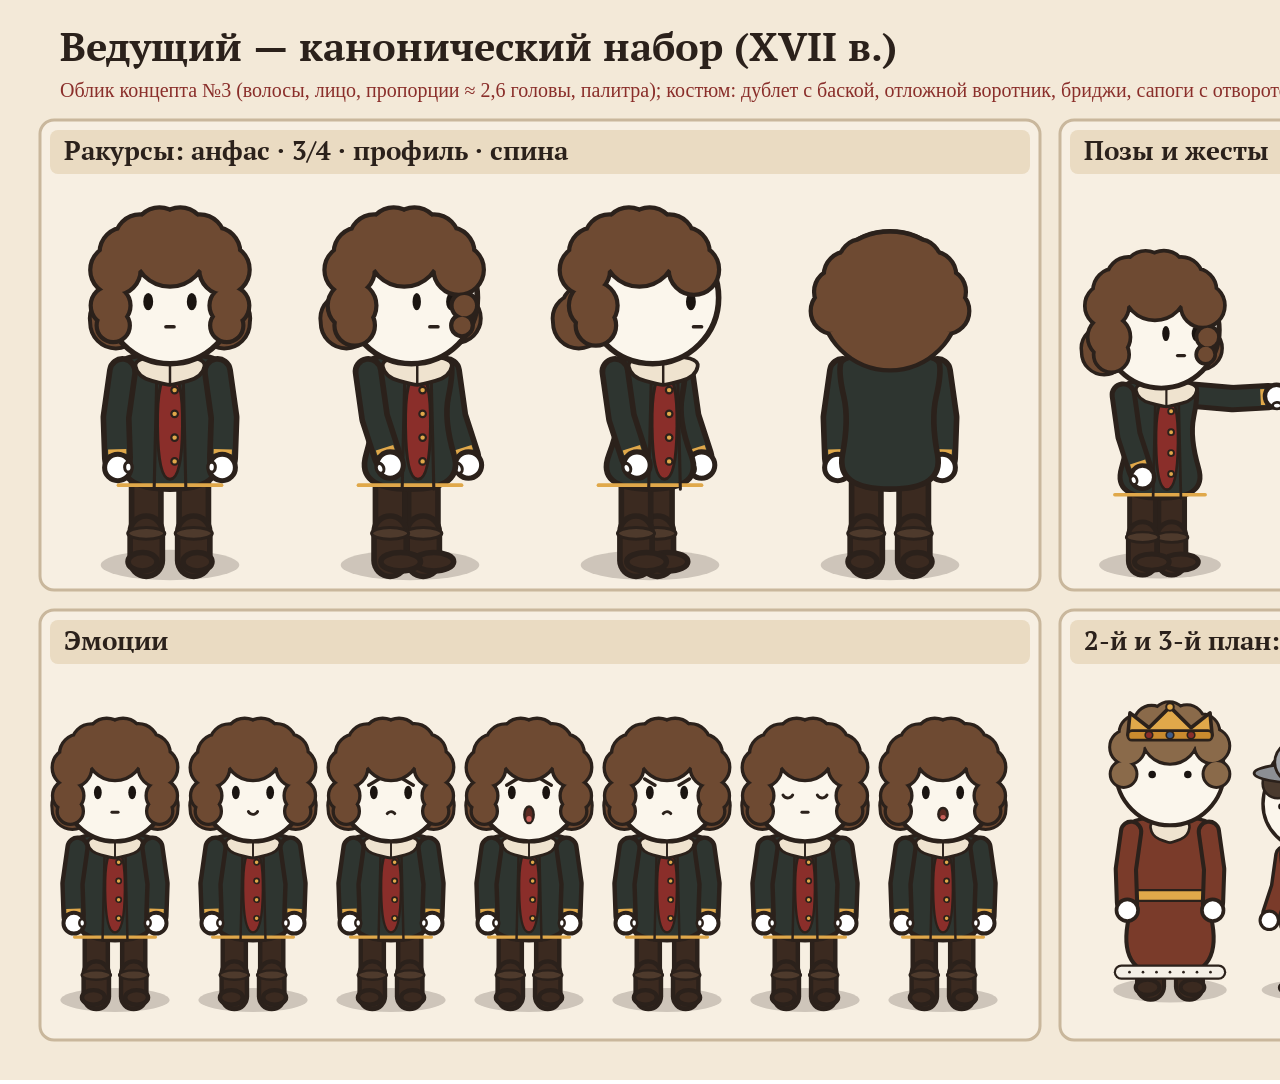
<file: src/refsheet.html>
<!doctype html><html lang="ru"><head><meta charset="utf-8"><title>Лист персонажей</title>
<style>@font-face{font-family:"PT Serif";font-weight:700;src:url(../assets/fonts/PTSerif-Bold.ttf)}@font-face{font-family:"PT Serif";font-weight:400;src:url(../assets/fonts/PTSerif-Regular.ttf)}body{margin:0}</style></head><body>
<canvas id="c" width="1920" height="1080"></canvas>
<script src="core.js"></script><script src="character.js"></script>
<script>
// Канонический лист: строится тем же ригом, что и ролик (§5.5). Новые позы — только от этого набора.
window.READY = document.fonts.load('700 20px "PT Serif"').then(() => {
  const c = document.getElementById('c').getContext('2d');
  c.fillStyle = COL.paper; c.fillRect(0, 0, W, H);
  const box = (x, y, w, h, title) => { outlined(c, rrPath(x, y, w, h, 14), '#F7EFE2', 3, COL.frame); outlined(c, rrPath(x + 10, y + 10, w - 20, 44, 8), COL.paper2, 0); text(c, title, x + 24, y + 33, { size: 26, align: 'left' }); };
  text(c, 'Ведущий — канонический набор (XVII в.)', 60, 50, { size: 40, align: 'left' });
  text(c, 'Облик концепта №3 (волосы, лицо, пропорции ≈ 2,6 головы, палитра); костюм: дублет с баской, отложной воротник, бриджи, сапоги с отворотом', 60, 92, { size: 20, weight: 400, align: 'left', color: COL.accent });
  box(40, 120, 1000, 470, 'Ракурсы: анфас · 3/4 · профиль · спина');
  [['front', 1], ['q', 1], ['side', 1], ['back', 1]].forEach(([v, f], i) => drawChar(c, 170 + i * 240, 565, 66, { outfit: OUTFIT.narrator, view: v, f, pose: basePose() }));
  box(1060, 120, 820, 470, 'Позы и жесты');
  const pts = [
    { ...basePose(), armR: { sh: 85, el: 8, hand: 'point' } },
    { ...basePose(), armL: { sh: 18, el: 128 }, armR: { sh: 18, el: 134 } },
    { ...basePose(), armR: { sh: 30, el: 70, prop: PROPS.scroll } },
    walkPose(.25, 1),
  ];
  pts.forEach((p, i) => drawChar(c, 1160 + i * 200, 565, 58, { outfit: OUTFIT.narrator, view: i === 0 || i === 3 ? 'q' : 'front', f: 1, pose: p }));
  box(40, 610, 1000, 430, 'Эмоции');
  const em = [{}, { mouth: 'smile' }, { brows: 'angry', mouth: 'frown' }, { mouth: 'shout', brows: 'angry' }, { brows: 'sad', mouth: 'frown' }, { eyes: 'closed' }, { talk: .8 }];
  em.forEach((f, i) => { c.save(); c.translate(115 + i * 138, 1000); drawChar(c, 0, 0, 52, { outfit: OUTFIT.narrator, view: 'front', pose: basePose(), face: f }); c.restore(); });
  box(1060, 610, 820, 430, '2-й и 3-й план: король, стража, толпа');
  drawChar(c, 1170, 990, 54, { outfit: OUTFIT.king, view: 'front', pose: basePose() });
  drawChar(c, 1310, 990, 46, { outfit: OUTFIT.guard, view: 'q', f: -1, pose: basePose() });
  drawChar(c, 1430, 990, 46, { outfit: OUTFIT.captain, view: 'q', f: 1, pose: basePose() });
  [0, 1, 2, 3, 4].forEach(i => drawChar(c, 1540 + i * 72, 990, 30, { outfit: crowdOutfit(i), view: 'front', pose: basePose() }));
  text(c, `нарушений суставов: ${RIG_LOG.violations}`, 1860, 1062, { size: 16, weight: 400, align: 'right', color: '#7A6A5A' });
  return true;
});
</script></body></html>
</file>
